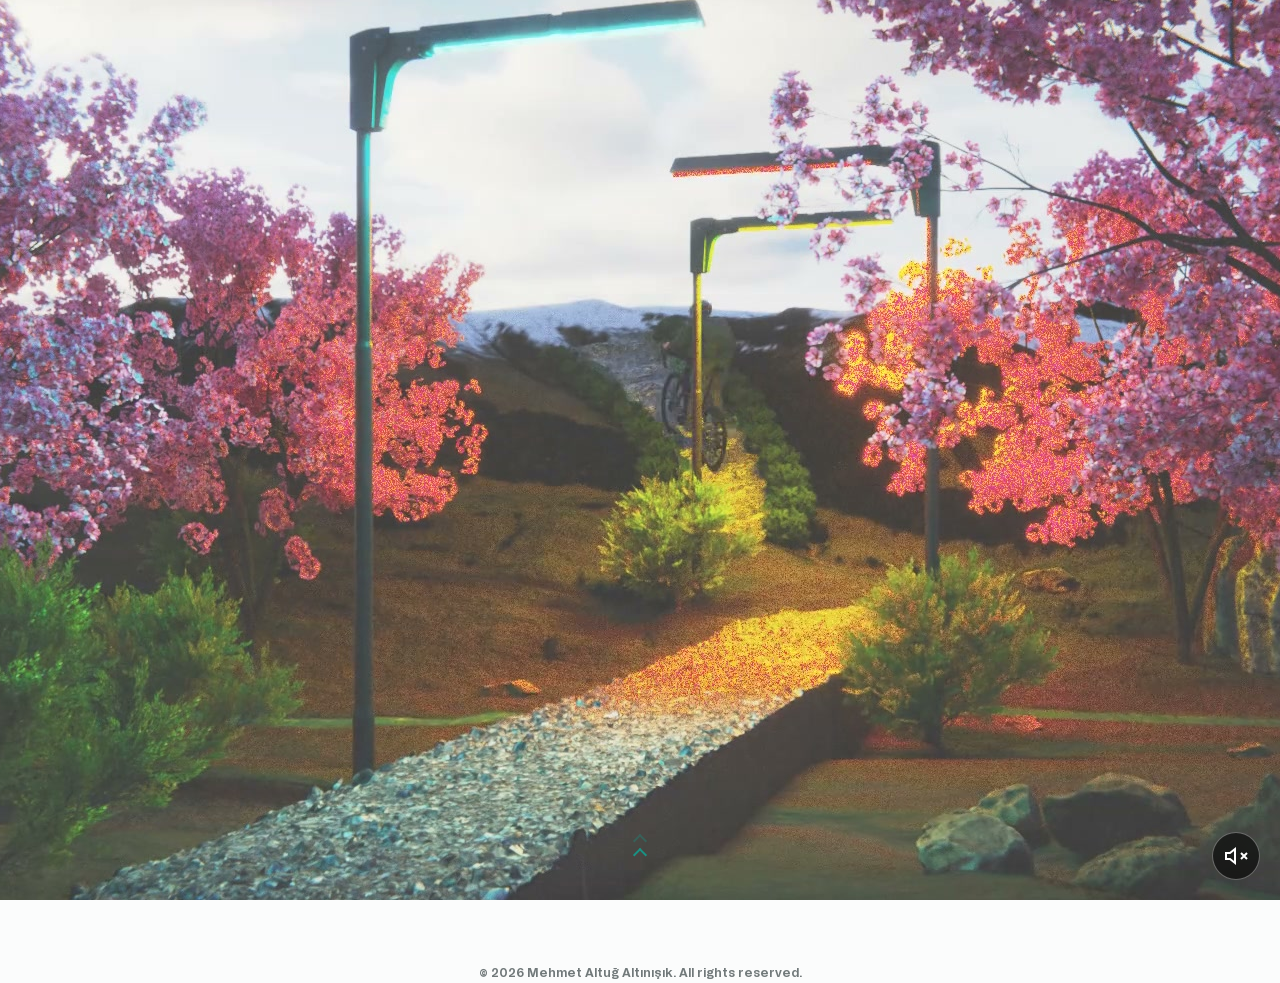
<file: index.html>
<!DOCTYPE html>
<html lang="en">
<head>
  <meta charset="UTF-8">
  <meta name="viewport" content="width=device-width, initial-scale=1.0">
  <title>Mehmet Altuğ Altınışık, Architect</title>
  <meta name="description" content="Architecture portfolio of Mehmet Altuğ Altınışık. Bold designs rooted in context, materiality, and spatial experience.">
  <link rel="canonical" href="https://mehmetaltug75-art.github.io/">
  <meta property="og:title" content="Mehmet Altuğ Altınışık — Architect">
  <meta property="og:description" content="Architecture portfolio of Mehmet Altuğ Altınışık. Bold designs rooted in context, materiality, and spatial experience.">
  <meta property="og:type" content="website">
  <meta property="og:url" content="https://mehmetaltug75-art.github.io/">
  <meta property="og:image" content="https://mehmetaltug75-art.github.io/assets/projects/portfolio-cover.jpg">
  <meta name="twitter:card" content="summary_large_image">
  <meta name="twitter:title" content="Mehmet Altuğ Altınışık — Architect">
  <meta name="twitter:description" content="Architecture portfolio of Mehmet Altuğ Altınışık. Bold designs rooted in context, materiality, and spatial experience.">
  <meta name="twitter:image" content="https://mehmetaltug75-art.github.io/assets/projects/portfolio-cover.jpg">
  <link rel="icon" href="data:image/svg+xml,%3Csvg xmlns='http://www.w3.org/2000/svg' viewBox='0 0 64 64'%3E%3Crect width='64' height='64' rx='12' fill='%2312A090'/%3E%3Ctext x='32' y='42' font-family='Arial,sans-serif' font-size='26' font-weight='bold' fill='%23fff' text-anchor='middle'%3EMA%3C/text%3E%3C/svg%3E">
  <link rel="preconnect" href="https://fonts.googleapis.com">
  <link rel="preconnect" href="https://fonts.gstatic.com" crossorigin>
  <link href="https://fonts.googleapis.com/css2?family=Space+Grotesk:wght@400;500;600;700&family=Inter:wght@300;400;500&display=swap" rel="stylesheet">
  <link rel="stylesheet" href="css/style.css">
</head>
<body>

  <!-- Intro Curtain -->
  <div class="curtain" id="curtain">
    <video class="curtain__video" muted playsinline webkit-playsinline preload="auto" poster="assets/curtain-poster.jpg" disablepictureinpicture>
      <source src="assets/bisiklet_animation.mp4" data-desktop="assets/bisiklet_animation.mp4" data-mobile="assets/bisiklet_animation-mobile.mp4" type="video/mp4">
    </video>
    <script>
      (function() {
        var source = document.querySelector('.curtain__video source');
        if (window.innerWidth <= 768) {
          source.setAttribute('src', source.getAttribute('data-mobile'));
          source.parentElement.load();
        }
      })();
    </script>
    <!-- Scroll hint -->
    <div class="curtain__hint" id="curtainHint">
      <div class="curtain__hint-arrow">
        <span></span>
        <span></span>
      </div>
    </div>
  </div>

  <!-- Navigation -->
  <nav class="nav nav--scrolled" id="nav">
    <a href="index.html" class="nav__logo">MAA</a>
    <button class="nav__toggle" id="navToggle" aria-label="Toggle menu" aria-expanded="false">
      <span></span>
      <span></span>
      <span></span>
    </button>
    <ul class="nav__links" id="navLinks">
      <li><a href="about.html">About</a></li>
      <li><a href="projects.html">Portfolio</a></li>
      <li><a href="gallery.html">Gallery</a></li>
      <li><a href="contact.html">Contact</a></li>
    </ul>
  </nav>

  <main>

  <!-- Hero Section -->
  <section class="hero" id="hero">
    <div class="hero__character" id="heroCharacter">
      <!-- 3D Character Video -->
      <div class="hero__video-wrap">
        <video class="hero__video" autoplay muted loop playsinline webkit-playsinline preload="auto" poster="assets/hero-poster.jpg" disablepictureinpicture>
          <source src="assets/hero-character.mp4" data-desktop="assets/hero-character.mp4" data-mobile="assets/hero-character-mobile.mp4" type="video/mp4">
        </video>
        <script>
          (function() {
            var source = document.querySelector('.hero__video source');
            if (window.innerWidth <= 768) {
              source.setAttribute('src', source.getAttribute('data-mobile'));
              source.parentElement.load();
            }
          })();
        </script>

        <!-- Left orb hotspot: about me -->
        <a href="about.html" class="hero__orb hero__orb--left" id="artifactAbout" aria-label="About me">
          <div class="hero__orb-ring"></div>
          <span class="hero__orb-label">about me</span>
        </a>

        <!-- Right orb hotspot: portfolio -->
        <a href="projects.html" class="hero__orb hero__orb--right" id="artifactProjects" aria-label="Portfolio">
          <div class="hero__orb-ring"></div>
          <span class="hero__orb-label">portfolio</span>
        </a>
      </div>
    </div>

    <!-- Name below the character -->
    <div class="hero__name">
      <h1 class="hero__title">
        <span class="hero__title-line">Mehmet Altuğ</span>
        <span class="hero__title-line hero__title-line--accent">Altınışık</span>
      </h1>
      <p class="hero__subtitle">Architect</p>
    </div>
  </section>

  </main>

  <footer class="footer footer--home">
    <p>&copy; 2026 Mehmet Altuğ Altınışık. All rights reserved.</p>
  </footer>

  <!-- Background Music -->
  <audio id="bgMusic" loop preload="auto">
    <source src="assets/bg-music.mp3" type="audio/mpeg">
  </audio>
  <button class="music-toggle" id="musicToggle" title="Play Music" aria-label="Play background music">
    <svg width="24" height="24" viewBox="0 0 24 24" fill="none" stroke="currentColor" stroke-width="2">
      <path class="music-icon-off" d="M11 5L6 9H2v6h4l5 4V5z M23 9l-6 6 M17 9l6 6"/>
      <path class="music-icon-on" d="M11 5L6 9H2v6h4l5 4V5z M15.54 8.46a5 5 0 010 7.07 M19.07 4.93a10 10 0 010 14.14" style="display:none"/>
    </svg>
  </button>

  <script src="js/main.js"></script>
  <script src="js/pages.js"></script>
</body>
</html>
</file>
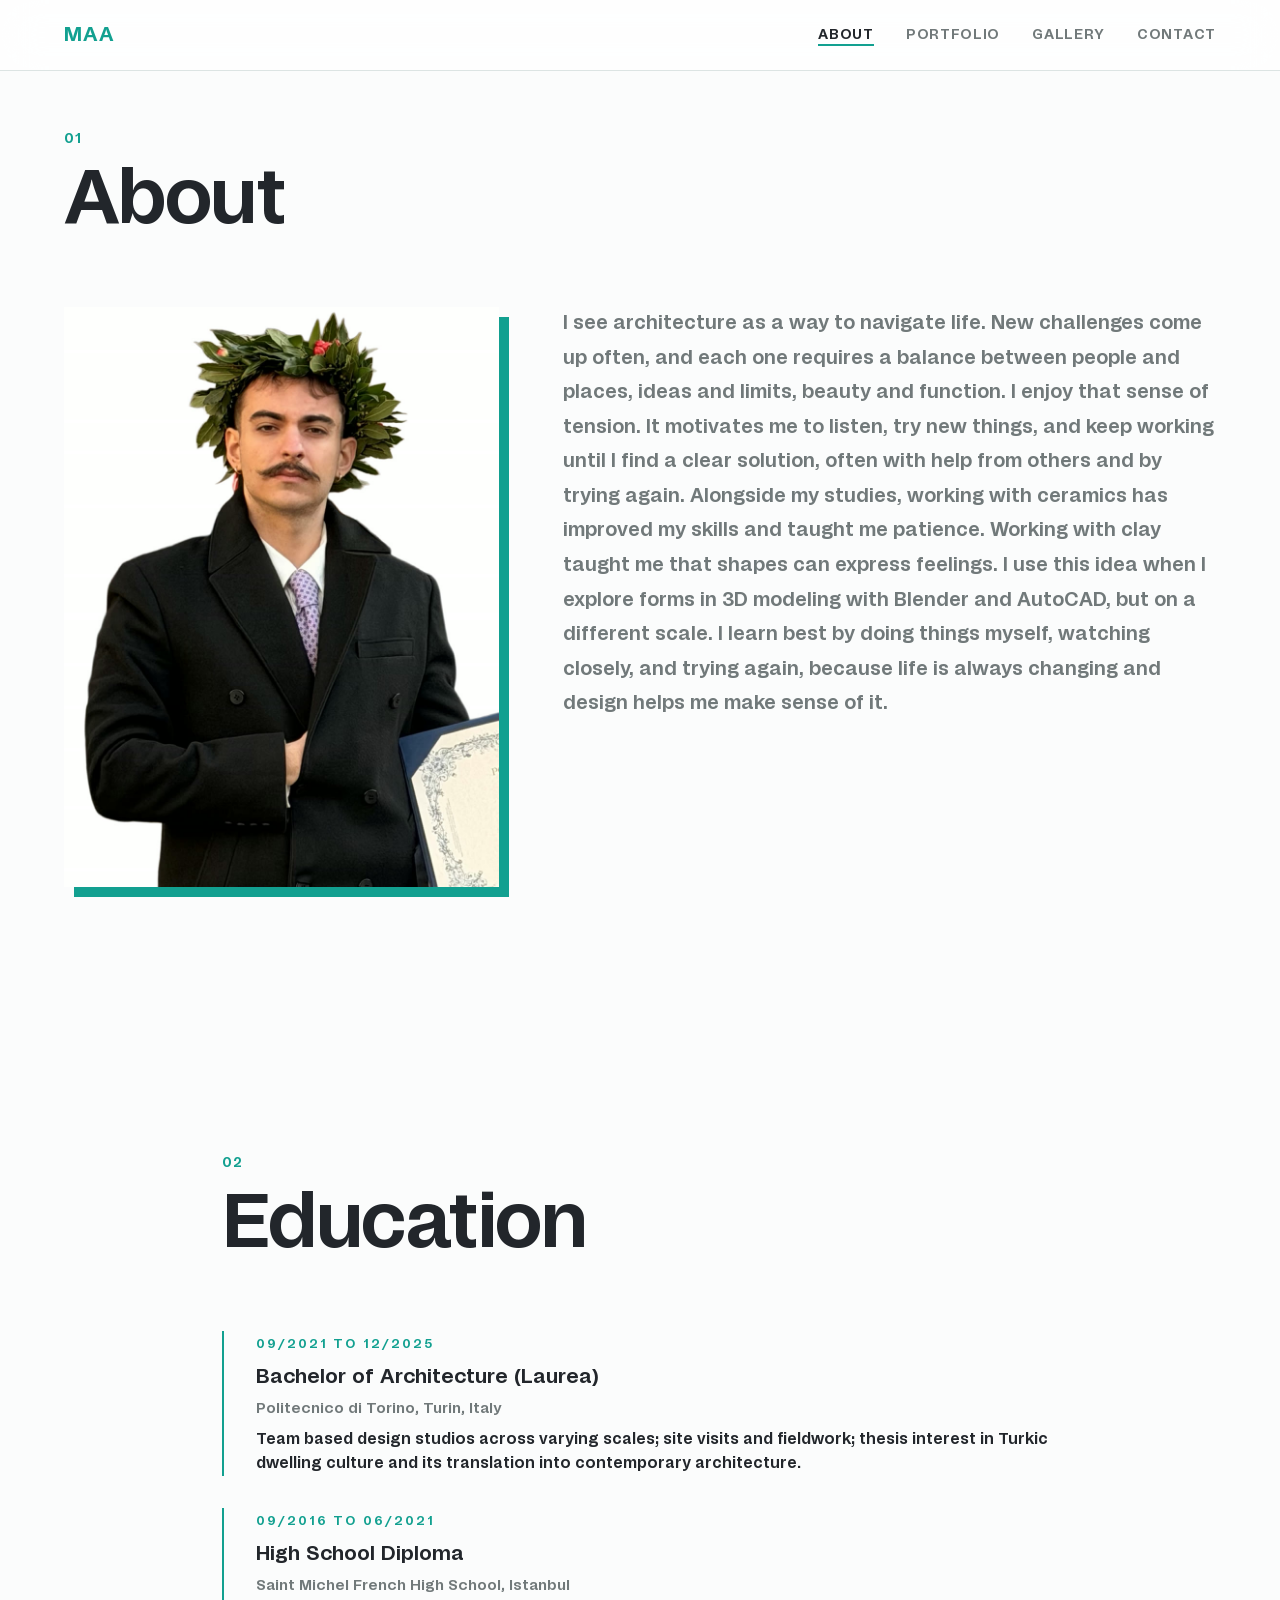
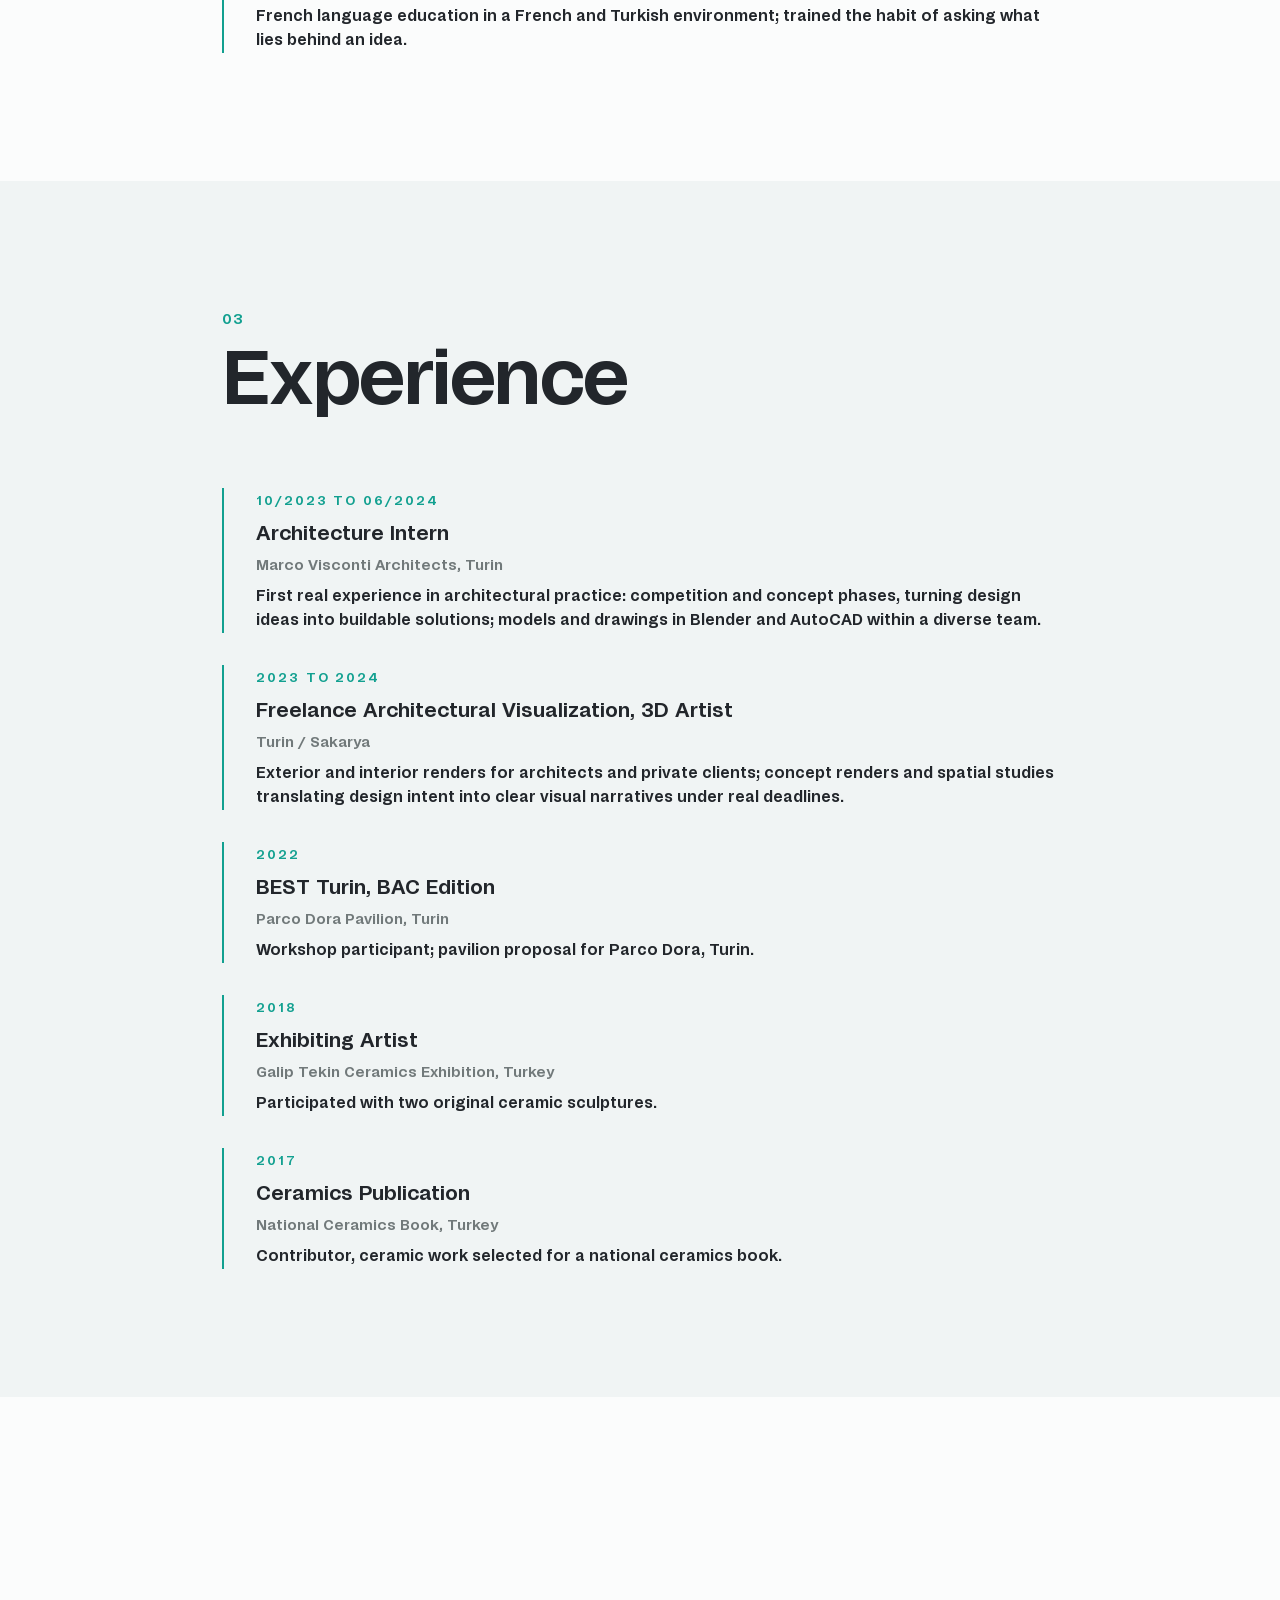
<file: about.html>
<!DOCTYPE html>
<html lang="en">
<head>
  <meta charset="UTF-8">
  <meta name="viewport" content="width=device-width, initial-scale=1.0">
  <title>About Mehmet Altuğ Altınışık</title>
  <meta name="description" content="About Mehmet Altuğ Altınışık, architect trained at Politecnico di Torino, now based in Osaka. Education, experience, skills, and CV.">
  <link rel="canonical" href="https://mehmetaltug75-art.github.io/about.html">
  <meta property="og:title" content="About — Mehmet Altuğ Altınışık">
  <meta property="og:description" content="About Mehmet Altuğ Altınışık, architect trained at Politecnico di Torino, now based in Osaka.">
  <meta property="og:type" content="website">
  <meta property="og:url" content="https://mehmetaltug75-art.github.io/about.html">
  <meta property="og:image" content="https://mehmetaltug75-art.github.io/assets/profile-photo.jpg">
  <meta name="twitter:card" content="summary_large_image">
  <meta name="twitter:title" content="About — Mehmet Altuğ Altınışık">
  <meta name="twitter:description" content="About Mehmet Altuğ Altınışık, architect trained at Politecnico di Torino, now based in Osaka.">
  <meta name="twitter:image" content="https://mehmetaltug75-art.github.io/assets/profile-photo.jpg">
  <link rel="icon" href="data:image/svg+xml,%3Csvg xmlns='http://www.w3.org/2000/svg' viewBox='0 0 64 64'%3E%3Crect width='64' height='64' rx='12' fill='%2312A090'/%3E%3Ctext x='32' y='42' font-family='Arial,sans-serif' font-size='26' font-weight='bold' fill='%23fff' text-anchor='middle'%3EMA%3C/text%3E%3C/svg%3E">
  <link rel="preconnect" href="https://fonts.googleapis.com">
  <link rel="preconnect" href="https://fonts.gstatic.com" crossorigin>
  <link href="https://fonts.googleapis.com/css2?family=Space+Grotesk:wght@400;500;600;700&family=Inter:wght@300;400;500&display=swap" rel="stylesheet">
  <link rel="stylesheet" href="css/style.css">
</head>
<body>

  <!-- Navigation -->
  <nav class="nav nav--scrolled" id="nav">
    <a href="index.html" class="nav__logo">MAA</a>
    <button class="nav__toggle" id="navToggle" aria-label="Toggle menu" aria-expanded="false">
      <span></span>
      <span></span>
      <span></span>
    </button>
    <ul class="nav__links" id="navLinks">
      <li><a href="about.html" class="nav__link--active" aria-current="page">About</a></li>
      <li><a href="projects.html">Portfolio</a></li>
      <li><a href="gallery.html">Gallery</a></li>
      <li><a href="contact.html">Contact</a></li>
    </ul>
  </nav>

  <main>

  <!-- About Section -->
  <section class="about about--page" id="about">
    <div class="about__container">
      <div class="about__header reveal">
        <span class="section-number">01</span>
        <h2 class="section-title">About</h2>
      </div>
      <div class="about__grid">
        <div class="about__photo reveal">
          <div class="about__photo-frame">
            <img src="assets/profile-photo.jpg" loading="lazy" decoding="async" alt="Mehmet Altuğ Altınışık at his graduation from Politecnico di Torino, wearing the laurel wreath">
          </div>
        </div>
        <div class="about__text reveal">
          <p class="about__bio">
            I see architecture as a way to navigate life. New challenges come up often, and each one requires a balance between people and places, ideas and limits, beauty and function. I enjoy that sense of tension. It motivates me to listen, try new things, and keep working until I find a clear solution, often with help from others and by trying again. Alongside my studies, working with ceramics has improved my skills and taught me patience. Working with clay taught me that shapes can express feelings. I use this idea when I explore forms in 3D modeling with Blender and AutoCAD, but on a different scale. I learn best by doing things myself, watching closely, and trying again, because life is always changing and design helps me make sense of it.
          </p>
        </div>
      </div>
    </div>
  </section>

  <!-- Education Section -->
  <section class="cv-section" id="education">
    <div class="cv-section__container">
      <div class="cv-section__header reveal">
        <span class="section-number">02</span>
        <h2 class="section-title">Education</h2>
      </div>
      <div class="cv-timeline">
        <div class="cv-timeline__item reveal">
          <span class="cv-timeline__date">09/2021 to 12/2025</span>
          <h3 class="cv-timeline__title">Bachelor of Architecture (Laurea)</h3>
          <p class="cv-timeline__place">Politecnico di Torino, Turin, Italy</p>
          <p class="cv-timeline__desc">Team based design studios across varying scales; site visits and fieldwork; thesis interest in Turkic dwelling culture and its translation into contemporary architecture.</p>
        </div>
        <div class="cv-timeline__item reveal">
          <span class="cv-timeline__date">09/2016 to 06/2021</span>
          <h3 class="cv-timeline__title">High School Diploma</h3>
          <p class="cv-timeline__place">Saint Michel French High School, Istanbul</p>
          <p class="cv-timeline__desc">French language education in a French and Turkish environment; trained the habit of asking what lies behind an idea.</p>
        </div>
      </div>
    </div>
  </section>

  <!-- Experience Section -->
  <section class="cv-section cv-section--alt" id="experience">
    <div class="cv-section__container">
      <div class="cv-section__header reveal">
        <span class="section-number">03</span>
        <h2 class="section-title">Experience</h2>
      </div>
      <div class="cv-timeline">
        <div class="cv-timeline__item reveal">
          <span class="cv-timeline__date">10/2023 to 06/2024</span>
          <h3 class="cv-timeline__title">Architecture Intern</h3>
          <p class="cv-timeline__place">Marco Visconti Architects, Turin</p>
          <p class="cv-timeline__desc">First real experience in architectural practice: competition and concept phases, turning design ideas into buildable solutions; models and drawings in Blender and AutoCAD within a diverse team.</p>
        </div>
        <div class="cv-timeline__item reveal">
          <span class="cv-timeline__date">2023 to 2024</span>
          <h3 class="cv-timeline__title">Freelance Architectural Visualization, 3D Artist</h3>
          <p class="cv-timeline__place">Turin / Sakarya</p>
          <p class="cv-timeline__desc">Exterior and interior renders for architects and private clients; concept renders and spatial studies translating design intent into clear visual narratives under real deadlines.</p>
        </div>
        <div class="cv-timeline__item reveal">
          <span class="cv-timeline__date">2022</span>
          <h3 class="cv-timeline__title">BEST Turin, BAC Edition</h3>
          <p class="cv-timeline__place">Parco Dora Pavilion, Turin</p>
          <p class="cv-timeline__desc">Workshop participant; pavilion proposal for Parco Dora, Turin.</p>
        </div>
        <div class="cv-timeline__item reveal">
          <span class="cv-timeline__date">2018</span>
          <h3 class="cv-timeline__title">Exhibiting Artist</h3>
          <p class="cv-timeline__place">Galip Tekin Ceramics Exhibition, Turkey</p>
          <p class="cv-timeline__desc">Participated with two original ceramic sculptures.</p>
        </div>
        <div class="cv-timeline__item reveal">
          <span class="cv-timeline__date">2017</span>
          <h3 class="cv-timeline__title">Ceramics Publication</h3>
          <p class="cv-timeline__place">National Ceramics Book, Turkey</p>
          <p class="cv-timeline__desc">Contributor, ceramic work selected for a national ceramics book.</p>
        </div>
      </div>
    </div>
  </section>

  <!-- Skills Section -->
  <section class="cv-section" id="skills">
    <div class="cv-section__container">
      <div class="cv-section__header reveal">
        <span class="section-number">04</span>
        <h2 class="section-title">Skills</h2>
      </div>
      <div class="cv-skills reveal">
        <div class="cv-skills__group">
          <h3 class="cv-skills__group-title">Software</h3>
          <ul class="about__skills-list">
            <li>Rhino</li>
            <li>Revit</li>
            <li>ArchiCAD</li>
            <li>AutoCAD</li>
            <li>3ds Max</li>
            <li>Blender</li>
            <li>Twinmotion</li>
            <li>Photoshop</li>
            <li>Illustrator</li>
            <li>InDesign</li>
          </ul>
        </div>
        <div class="cv-skills__group">
          <h3 class="cv-skills__group-title">Languages</h3>
          <ul class="about__skills-list">
            <li>Turkish (Native)</li>
            <li>English C1 (IELTS 7.0)</li>
            <li>French B2</li>
            <li>Italian A2</li>
            <li>Japanese (Learning)</li>
          </ul>
        </div>
        <div class="cv-skills__group">
          <h3 class="cv-skills__group-title">Interests</h3>
          <ul class="about__skills-list">
            <li>Tennis</li>
            <li>Powerlifting</li>
            <li>Photography</li>
            <li>Travelling</li>
            <li>Cooking &amp; Tasting</li>
            <li>Cycling</li>
            <li>Ceramics</li>
          </ul>
        </div>
      </div>
    </div>
  </section>

  <!-- Download CV -->
  <section class="cv-section cv-section--alt" id="download">
    <div class="cv-section__container" style="text-align:center;">
      <div class="cv-download reveal">
        <a href="assets/cv.pdf" target="_blank" class="cv-download__btn">Download CV (PDF)</a>
        <a href="assets/portfolio-booklet.pdf" target="_blank" class="cv-download__btn cv-download__btn--outline">Download Portfolio Booklet</a>
      </div>
    </div>
  </section>

  <!-- Contact Section -->
  <section class="contact" id="contact">
    <div class="contact__container">
      <div class="contact__header reveal">
        <span class="section-number">05</span>
        <h2 class="section-title">Get in Touch</h2>
      </div>
      <div class="contact__content">
        <p class="contact__text reveal">
          Interested in collaborating or have a project in mind?<br>
          Let's create something remarkable together.
        </p>
        <a href="mailto:mehmetaltug75@gmail.com" class="contact__email reveal">mehmetaltug75@gmail.com</a>
        <p class="contact__phone reveal">+39 389 893 9024</p>
        <p class="contact__location reveal">Osaka, Japan / Sakarya, Türkiye</p>
      </div>
    </div>
    <footer class="footer">
      <p>&copy; 2026 Mehmet Altuğ Altınışık. All rights reserved.</p>
    </footer>
  </section>

  </main>

  <script src="js/pages.js"></script>
</body>
</html>
</file>
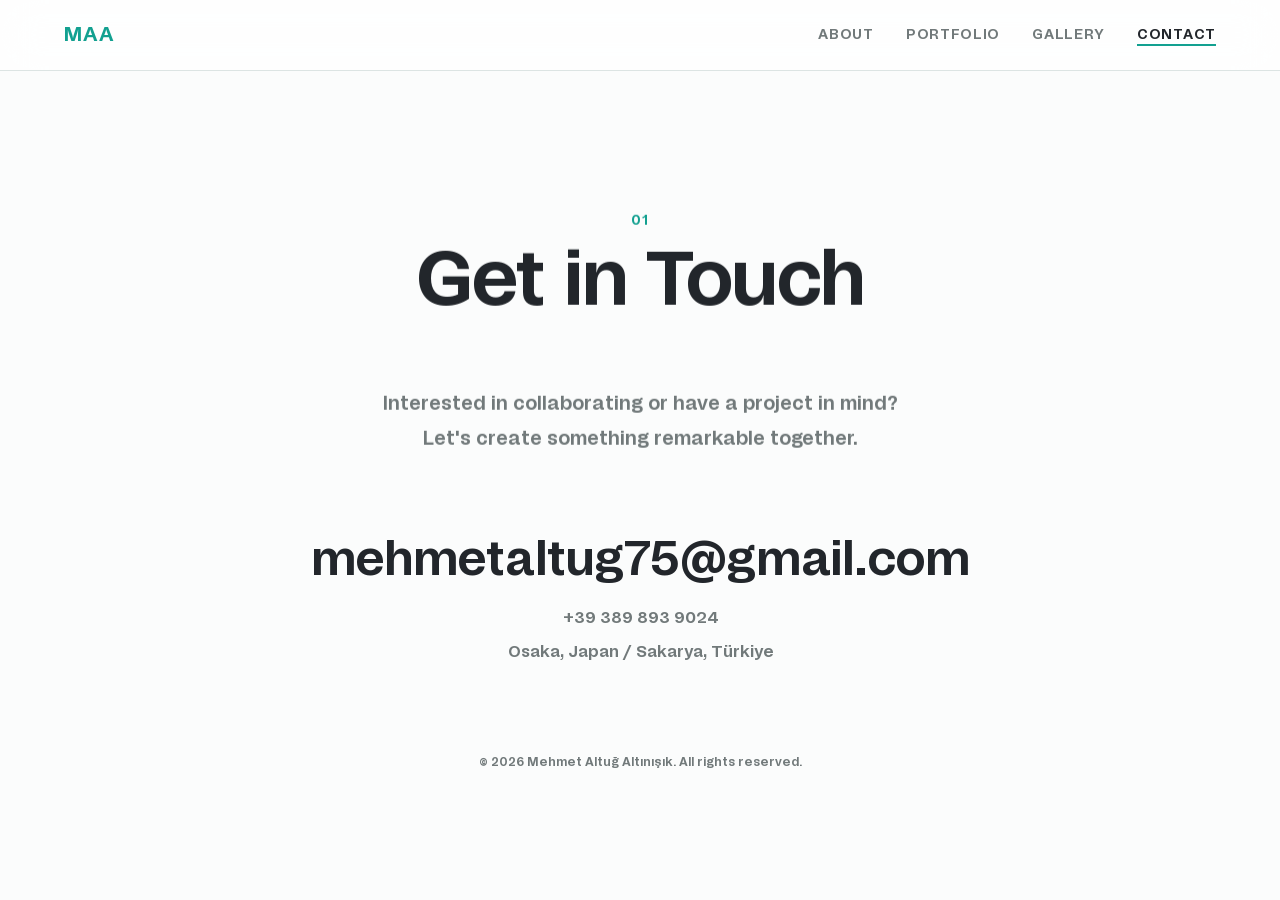
<file: contact.html>
<!DOCTYPE html>
<html lang="en">
<head>
  <meta charset="UTF-8">
  <meta name="viewport" content="width=device-width, initial-scale=1.0">
  <title>Contact — Mehmet Altuğ Altınışık</title>
  <meta name="description" content="Contact Mehmet Altuğ Altınışık, architect based in Osaka, Japan.">
  <link rel="canonical" href="https://mehmetaltug75-art.github.io/contact.html">
  <meta property="og:title" content="Contact — Mehmet Altuğ Altınışık">
  <meta property="og:description" content="Contact Mehmet Altuğ Altınışık, architect based in Osaka, Japan.">
  <meta property="og:type" content="website">
  <meta property="og:url" content="https://mehmetaltug75-art.github.io/contact.html">
  <meta property="og:image" content="https://mehmetaltug75-art.github.io/assets/profile-photo.jpg">
  <meta name="twitter:card" content="summary_large_image">
  <meta name="twitter:title" content="Contact — Mehmet Altuğ Altınışık">
  <meta name="twitter:description" content="Contact Mehmet Altuğ Altınışık, architect based in Osaka, Japan.">
  <meta name="twitter:image" content="https://mehmetaltug75-art.github.io/assets/profile-photo.jpg">
  <link rel="icon" href="data:image/svg+xml,%3Csvg xmlns='http://www.w3.org/2000/svg' viewBox='0 0 64 64'%3E%3Crect width='64' height='64' rx='12' fill='%2312A090'/%3E%3Ctext x='32' y='42' font-family='Arial,sans-serif' font-size='26' font-weight='bold' fill='%23fff' text-anchor='middle'%3EMA%3C/text%3E%3C/svg%3E">
  <link rel="preconnect" href="https://fonts.googleapis.com">
  <link rel="preconnect" href="https://fonts.gstatic.com" crossorigin>
  <link href="https://fonts.googleapis.com/css2?family=Space+Grotesk:wght@400;500;600;700&family=Inter:wght@300;400;500&display=swap" rel="stylesheet">
  <link rel="stylesheet" href="css/style.css">
</head>
<body>

  <!-- Navigation -->
  <nav class="nav nav--scrolled" id="nav">
    <a href="index.html" class="nav__logo">MAA</a>
    <button class="nav__toggle" id="navToggle" aria-label="Toggle menu" aria-expanded="false">
      <span></span>
      <span></span>
      <span></span>
    </button>
    <ul class="nav__links" id="navLinks">
      <li><a href="about.html">About</a></li>
      <li><a href="projects.html">Portfolio</a></li>
      <li><a href="gallery.html">Gallery</a></li>
      <li><a href="contact.html" class="nav__link--active" aria-current="page">Contact</a></li>
    </ul>
  </nav>

  <main>

  <!-- Contact Section -->
  <section class="contact contact--page" id="contact">
    <div class="contact__container">
      <div class="contact__header reveal">
        <span class="section-number">01</span>
        <h2 class="section-title">Get in Touch</h2>
      </div>
      <div class="contact__content">
        <p class="contact__text reveal">
          Interested in collaborating or have a project in mind?<br>
          Let's create something remarkable together.
        </p>
        <a href="mailto:mehmetaltug75@gmail.com" class="contact__email reveal">mehmetaltug75@gmail.com</a>
        <p class="contact__phone reveal">+39 389 893 9024</p>
        <p class="contact__location reveal">Osaka, Japan / Sakarya, Türkiye</p>
      </div>
    </div>
    <footer class="footer">
      <p>&copy; 2026 Mehmet Altuğ Altınışık. All rights reserved.</p>
    </footer>
  </section>

  </main>

  <script src="js/pages.js"></script>
</body>
</html>
</file>
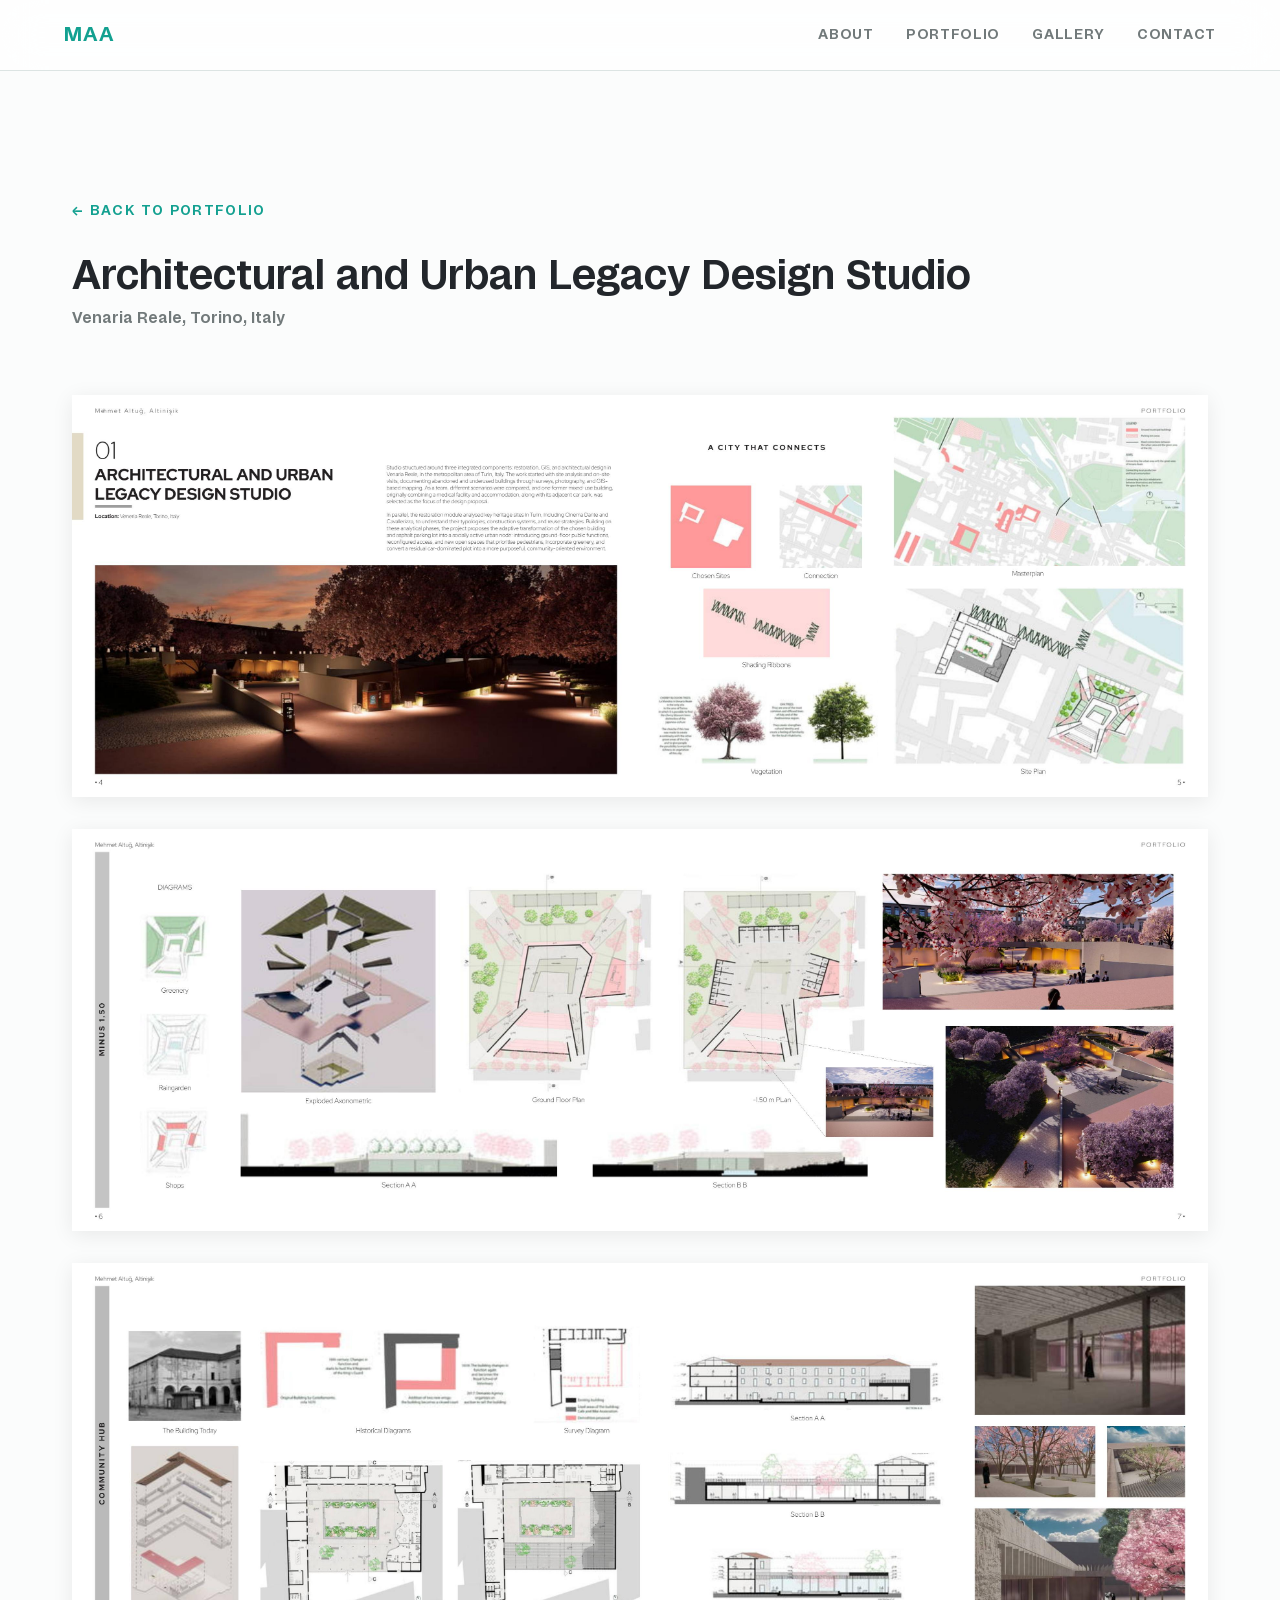
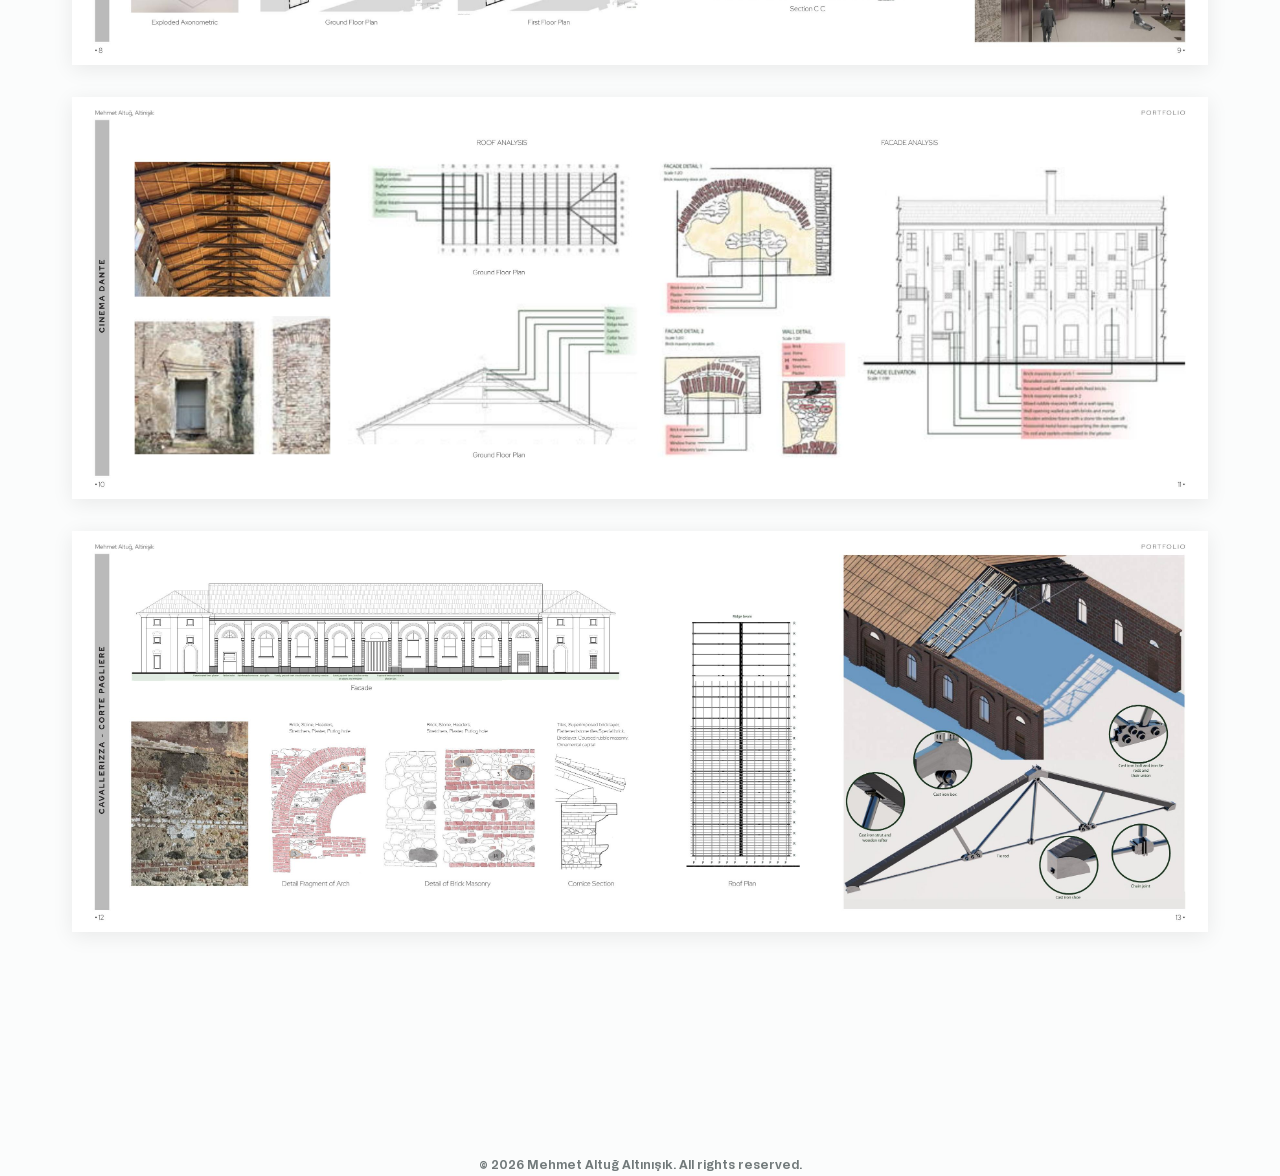
<file: project-01.html>
<!DOCTYPE html>
<html lang="en">
<head>
  <meta charset="UTF-8">
  <meta name="viewport" content="width=device-width, initial-scale=1.0">
  <title>Architectural and Urban Legacy Design Studio — Mehmet Altuğ Altınışık</title>
  <meta name="description" content="Architectural and Urban Legacy Design Studio in Venaria Reale, Turin.">
  <link rel="icon" href="data:image/svg+xml,%3Csvg xmlns='http://www.w3.org/2000/svg' viewBox='0 0 64 64'%3E%3Crect width='64' height='64' rx='12' fill='%2312A090'/%3E%3Ctext x='32' y='42' font-family='Arial,sans-serif' font-size='26' font-weight='bold' fill='%23fff' text-anchor='middle'%3EMA%3C/text%3E%3C/svg%3E">
  <link rel="preconnect" href="https://fonts.googleapis.com">
  <link rel="preconnect" href="https://fonts.gstatic.com" crossorigin>
  <link href="https://fonts.googleapis.com/css2?family=Space+Grotesk:wght@400;500;600;700&family=Inter:wght@300;400;500&display=swap" rel="stylesheet">
  <link rel="stylesheet" href="css/style.css">
</head>
<body>

  <nav class="nav nav--scrolled" id="nav">
    <a href="index.html" class="nav__logo">MAA</a>
    <button class="nav__toggle" id="navToggle" aria-label="Toggle menu" aria-expanded="false">
      <span></span>
      <span></span>
      <span></span>
    </button>
    <ul class="nav__links" id="navLinks">
      <li><a href="about.html">About</a></li>
      <li><a href="projects.html">Portfolio</a></li>
      <li><a href="gallery.html">Gallery</a></li>
      <li><a href="contact.html">Contact</a></li>
    </ul>
  </nav>

  <main class="project-view">
    <a href="projects.html" class="project-view__back">← Back to portfolio</a>
    <h1 class="project-view__title">Architectural and Urban Legacy Design Studio</h1>
    <p class="project-view__meta">Venaria Reale, Torino, Italy</p>

    <img src="assets/projects/project-01/page-03.jpg" alt="Project opening page" class="project-view__page" loading="lazy" decoding="async">
    <img src="assets/projects/project-01/page-04.jpg" alt="Diagrams and plans" class="project-view__page" loading="lazy" decoding="async">
    <img src="assets/projects/project-01/page-05.jpg" alt="Community hub" class="project-view__page" loading="lazy" decoding="async">
    <img src="assets/projects/project-01/page-06.jpg" alt="Cinema Dante analysis" class="project-view__page" loading="lazy" decoding="async">
    <img src="assets/projects/project-01/page-07.jpg" alt="Cavallerizza construction analysis" class="project-view__page" loading="lazy" decoding="async">
  </main>

  <footer class="footer">
    <p>&copy; 2026 Mehmet Altuğ Altınışık. All rights reserved.</p>
  </footer>

  <script src="js/pages.js"></script>
</body>
</html>
</file>
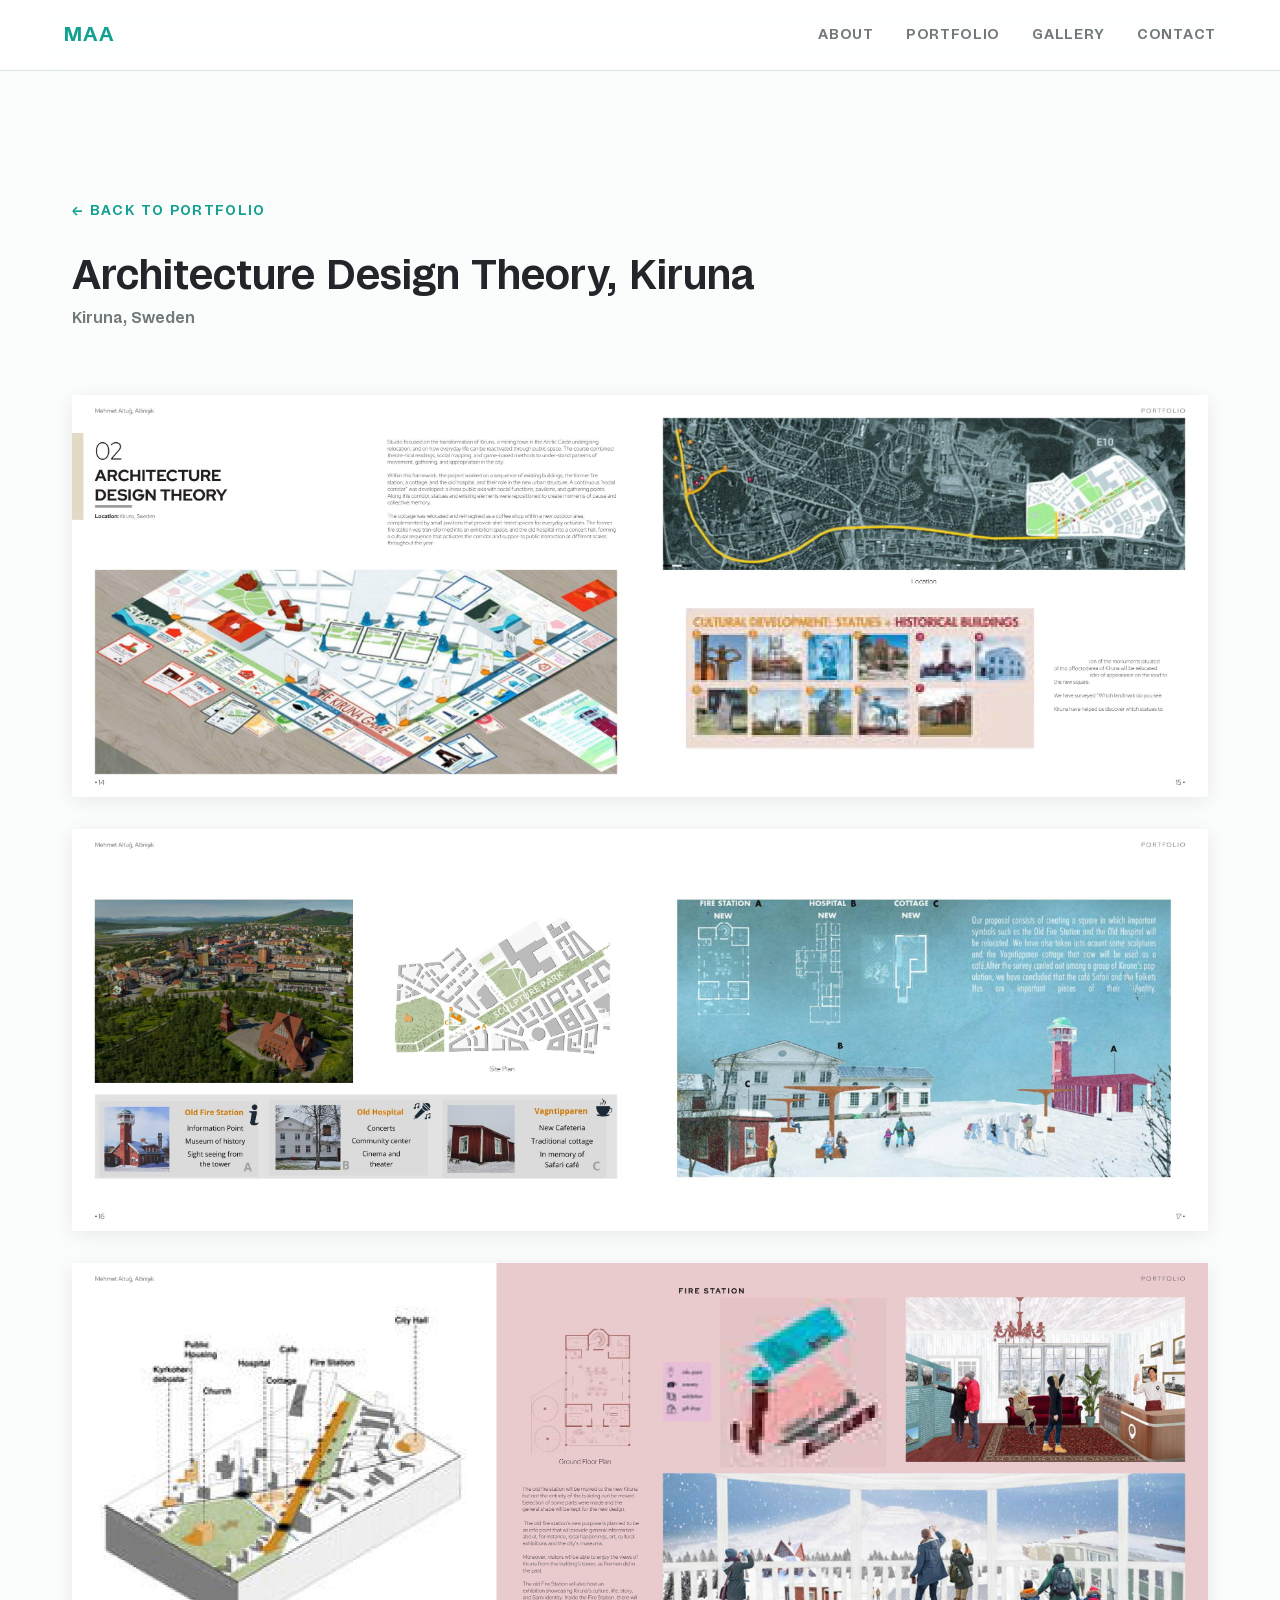
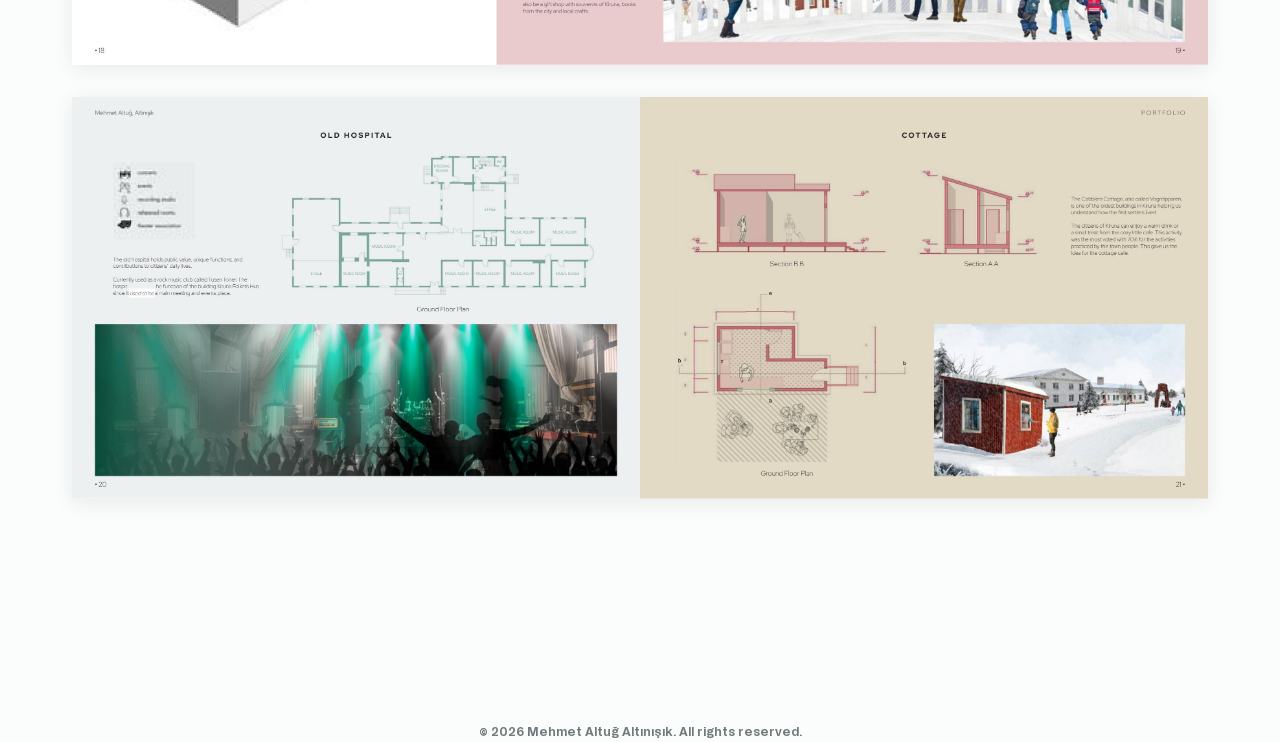
<file: project-02.html>
<!DOCTYPE html>
<html lang="en">
<head>
  <meta charset="UTF-8">
  <meta name="viewport" content="width=device-width, initial-scale=1.0">
  <title>Architecture Design Theory, Kiruna — Mehmet Altuğ Altınışık</title>
  <meta name="description" content="Architecture Design Theory studio project in Kiruna, Sweden.">
  <link rel="icon" href="data:image/svg+xml,%3Csvg xmlns='http://www.w3.org/2000/svg' viewBox='0 0 64 64'%3E%3Crect width='64' height='64' rx='12' fill='%2312A090'/%3E%3Ctext x='32' y='42' font-family='Arial,sans-serif' font-size='26' font-weight='bold' fill='%23fff' text-anchor='middle'%3EMA%3C/text%3E%3C/svg%3E">
  <link rel="preconnect" href="https://fonts.googleapis.com">
  <link rel="preconnect" href="https://fonts.gstatic.com" crossorigin>
  <link href="https://fonts.googleapis.com/css2?family=Space+Grotesk:wght@400;500;600;700&family=Inter:wght@300;400;500&display=swap" rel="stylesheet">
  <link rel="stylesheet" href="css/style.css">
</head>
<body>

  <nav class="nav nav--scrolled" id="nav">
    <a href="index.html" class="nav__logo">MAA</a>
    <button class="nav__toggle" id="navToggle" aria-label="Toggle menu" aria-expanded="false">
      <span></span>
      <span></span>
      <span></span>
    </button>
    <ul class="nav__links" id="navLinks">
      <li><a href="about.html">About</a></li>
      <li><a href="projects.html">Portfolio</a></li>
      <li><a href="gallery.html">Gallery</a></li>
      <li><a href="contact.html">Contact</a></li>
    </ul>
  </nav>

  <main class="project-view">
    <a href="projects.html" class="project-view__back">← Back to portfolio</a>
    <h1 class="project-view__title">Architecture Design Theory, Kiruna</h1>
    <p class="project-view__meta">Kiruna, Sweden</p>

    <img src="assets/projects/project-02/page-08.jpg" alt="Project opening page" class="project-view__page" loading="lazy" decoding="async">
    <img src="assets/projects/project-02/page-09.jpg" alt="Social corridor proposal" class="project-view__page" loading="lazy" decoding="async">
    <img src="assets/projects/project-02/page-10.jpg" alt="Fire station design" class="project-view__page" loading="lazy" decoding="async">
    <img src="assets/projects/project-02/page-11.jpg" alt="Hospital design" class="project-view__page" loading="lazy" decoding="async">
  </main>

  <footer class="footer">
    <p>&copy; 2026 Mehmet Altuğ Altınışık. All rights reserved.</p>
  </footer>

  <script src="js/pages.js"></script>
</body>
</html>
</file>
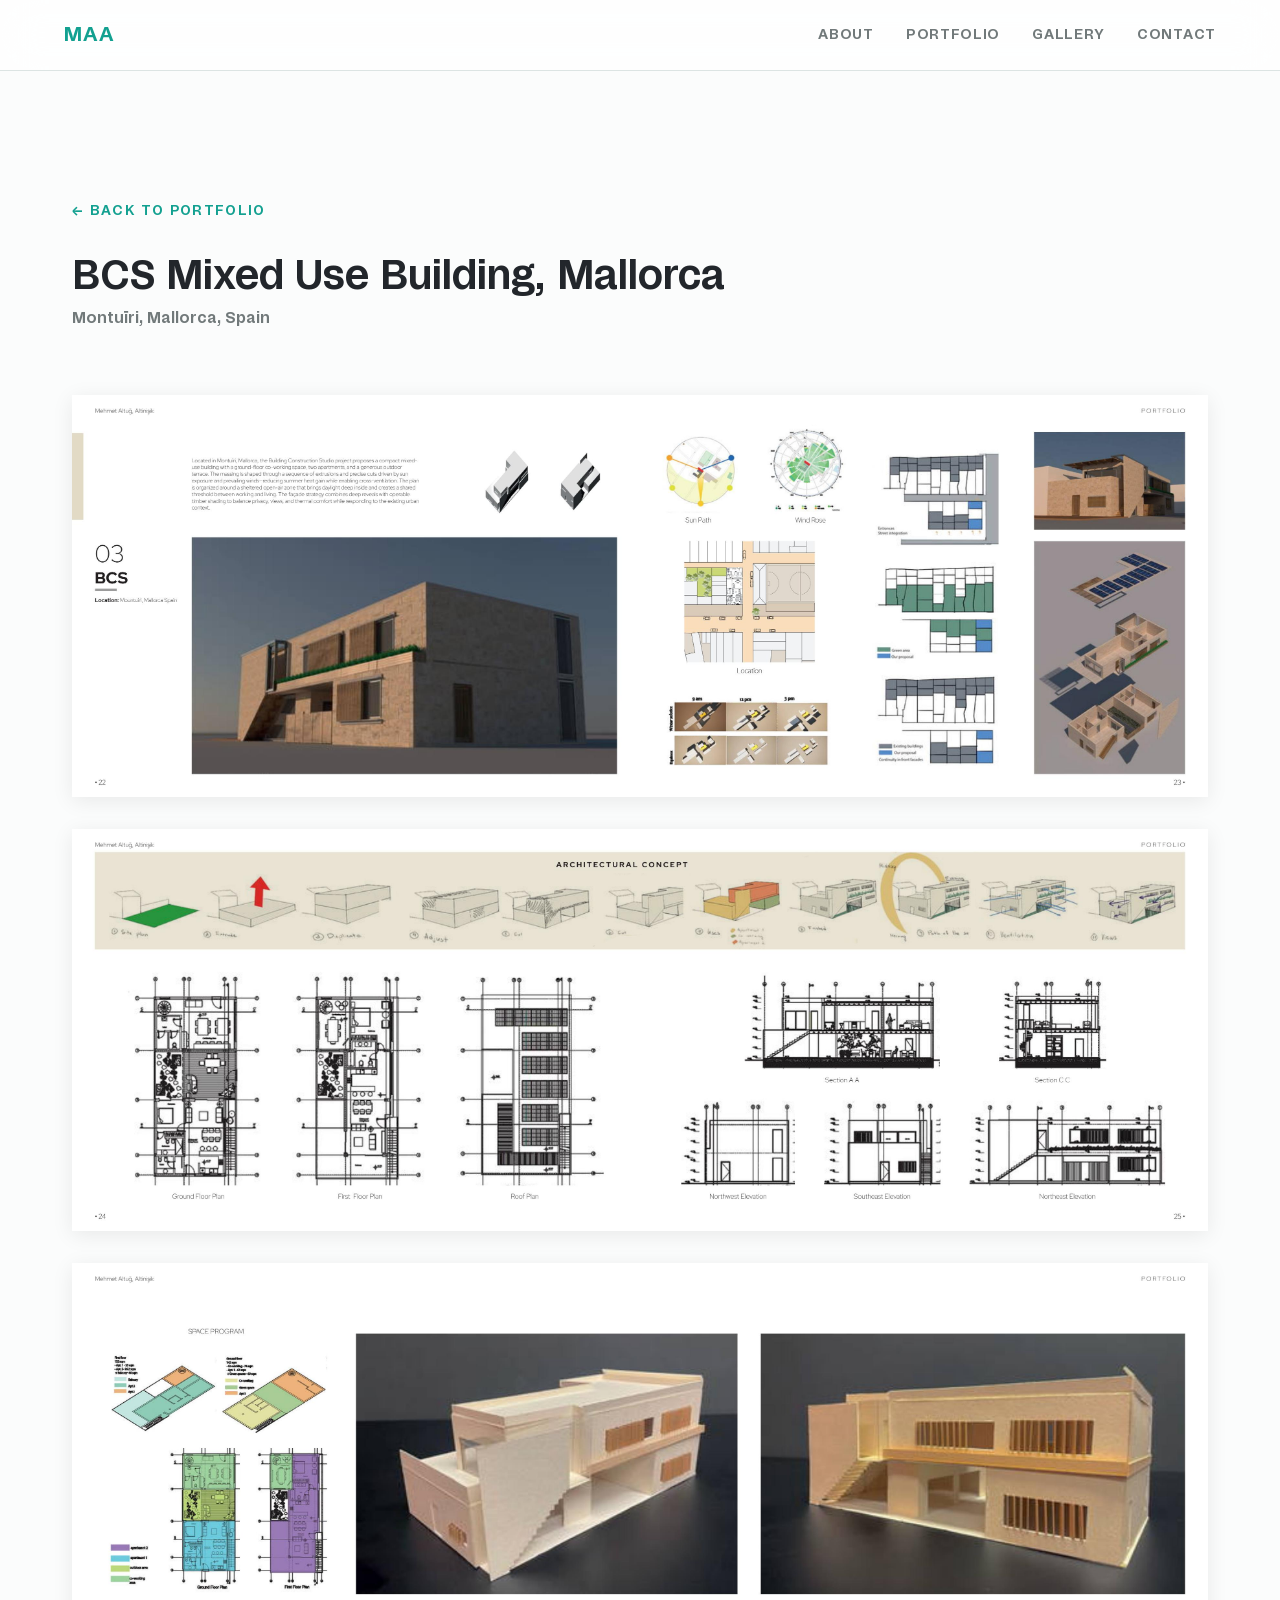
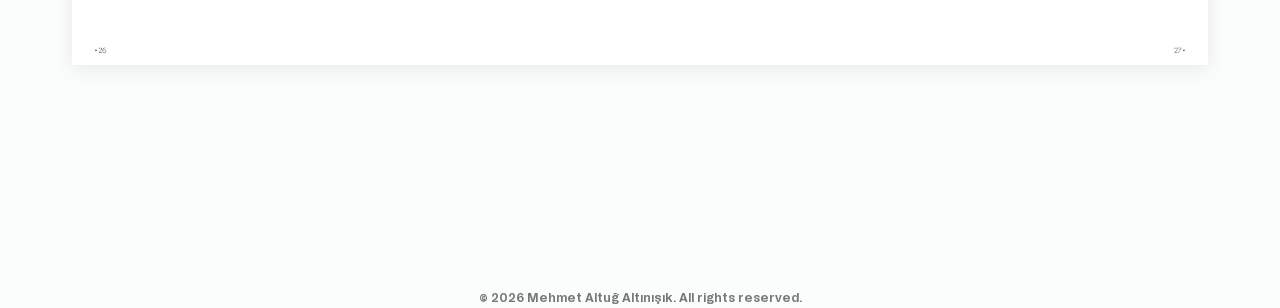
<file: project-03.html>
<!DOCTYPE html>
<html lang="en">
<head>
  <meta charset="UTF-8">
  <meta name="viewport" content="width=device-width, initial-scale=1.0">
  <title>BCS Mixed Use Building, Mallorca — Mehmet Altuğ Altınışık</title>
  <meta name="description" content="Building Construction Studio project in Montuïri, Mallorca.">
  <link rel="icon" href="data:image/svg+xml,%3Csvg xmlns='http://www.w3.org/2000/svg' viewBox='0 0 64 64'%3E%3Crect width='64' height='64' rx='12' fill='%2312A090'/%3E%3Ctext x='32' y='42' font-family='Arial,sans-serif' font-size='26' font-weight='bold' fill='%23fff' text-anchor='middle'%3EMA%3C/text%3E%3C/svg%3E">
  <link rel="preconnect" href="https://fonts.googleapis.com">
  <link rel="preconnect" href="https://fonts.gstatic.com" crossorigin>
  <link href="https://fonts.googleapis.com/css2?family=Space+Grotesk:wght@400;500;600;700&family=Inter:wght@300;400;500&display=swap" rel="stylesheet">
  <link rel="stylesheet" href="css/style.css">
</head>
<body>

  <nav class="nav nav--scrolled" id="nav">
    <a href="index.html" class="nav__logo">MAA</a>
    <button class="nav__toggle" id="navToggle" aria-label="Toggle menu" aria-expanded="false">
      <span></span>
      <span></span>
      <span></span>
    </button>
    <ul class="nav__links" id="navLinks">
      <li><a href="about.html">About</a></li>
      <li><a href="projects.html">Portfolio</a></li>
      <li><a href="gallery.html">Gallery</a></li>
      <li><a href="contact.html">Contact</a></li>
    </ul>
  </nav>

  <main class="project-view">
    <a href="projects.html" class="project-view__back">← Back to portfolio</a>
    <h1 class="project-view__title">BCS Mixed Use Building, Mallorca</h1>
    <p class="project-view__meta">Montuïri, Mallorca, Spain</p>

    <img src="assets/projects/project-03/page-12.jpg" alt="Project opening page" class="project-view__page" loading="lazy" decoding="async">
    <img src="assets/projects/project-03/page-13.jpg" alt="Architectural concept and plans" class="project-view__page" loading="lazy" decoding="async">
    <img src="assets/projects/project-03/page-14.jpg" alt="Space program" class="project-view__page" loading="lazy" decoding="async">
  </main>

  <footer class="footer">
    <p>&copy; 2026 Mehmet Altuğ Altınışık. All rights reserved.</p>
  </footer>

  <script src="js/pages.js"></script>
</body>
</html>
</file>
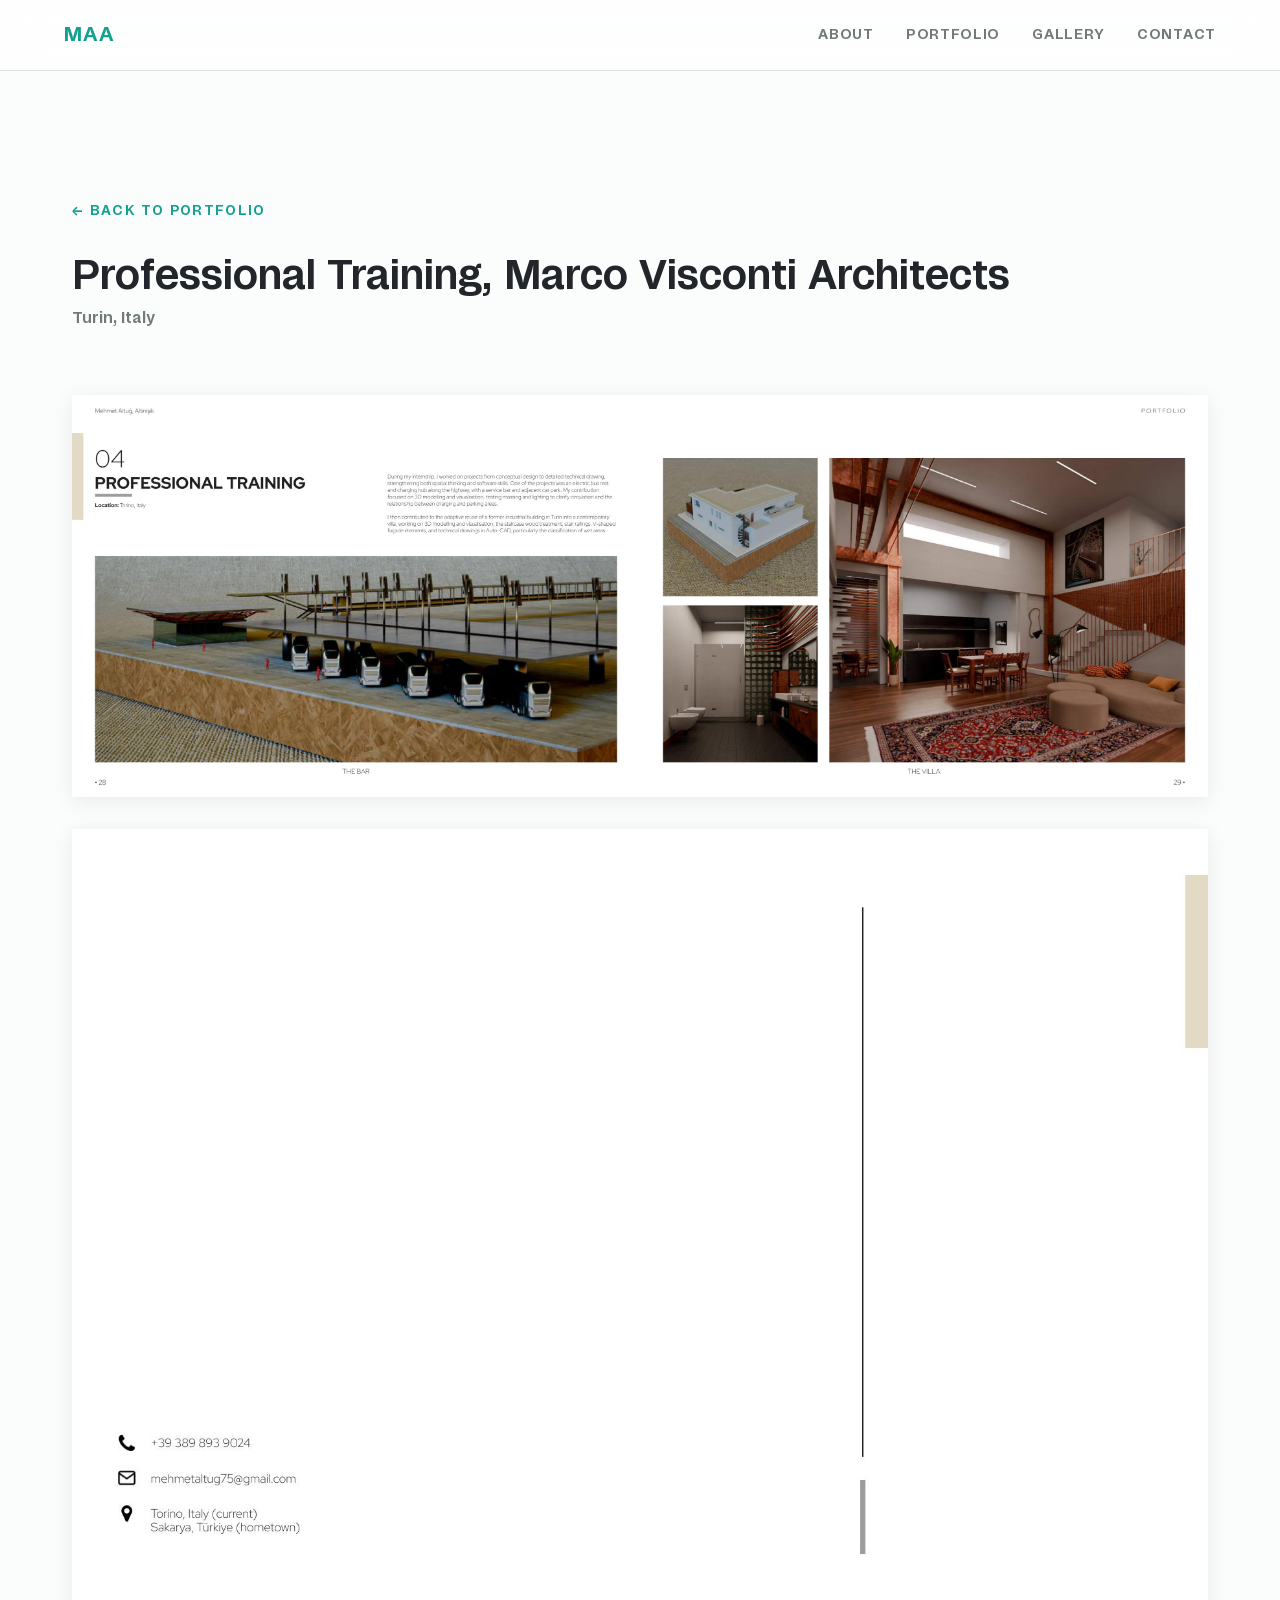
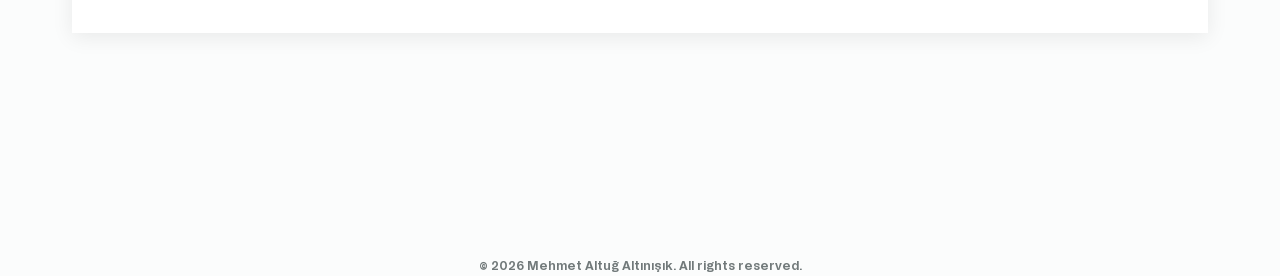
<file: project-04.html>
<!DOCTYPE html>
<html lang="en">
<head>
  <meta charset="UTF-8">
  <meta name="viewport" content="width=device-width, initial-scale=1.0">
  <title>Professional Training, Marco Visconti Architects — Mehmet Altuğ Altınışık</title>
  <meta name="description" content="Professional training work at Marco Visconti Architects in Turin.">
  <link rel="icon" href="data:image/svg+xml,%3Csvg xmlns='http://www.w3.org/2000/svg' viewBox='0 0 64 64'%3E%3Crect width='64' height='64' rx='12' fill='%2312A090'/%3E%3Ctext x='32' y='42' font-family='Arial,sans-serif' font-size='26' font-weight='bold' fill='%23fff' text-anchor='middle'%3EMA%3C/text%3E%3C/svg%3E">
  <link rel="preconnect" href="https://fonts.googleapis.com">
  <link rel="preconnect" href="https://fonts.gstatic.com" crossorigin>
  <link href="https://fonts.googleapis.com/css2?family=Space+Grotesk:wght@400;500;600;700&family=Inter:wght@300;400;500&display=swap" rel="stylesheet">
  <link rel="stylesheet" href="css/style.css">
</head>
<body>

  <nav class="nav nav--scrolled" id="nav">
    <a href="index.html" class="nav__logo">MAA</a>
    <button class="nav__toggle" id="navToggle" aria-label="Toggle menu" aria-expanded="false">
      <span></span>
      <span></span>
      <span></span>
    </button>
    <ul class="nav__links" id="navLinks">
      <li><a href="about.html">About</a></li>
      <li><a href="projects.html">Portfolio</a></li>
      <li><a href="gallery.html">Gallery</a></li>
      <li><a href="contact.html">Contact</a></li>
    </ul>
  </nav>

  <main class="project-view">
    <a href="projects.html" class="project-view__back">← Back to portfolio</a>
    <h1 class="project-view__title">Professional Training, Marco Visconti Architects</h1>
    <p class="project-view__meta">Turin, Italy</p>

    <img src="assets/projects/project-04/page-15.jpg" alt="Project opening page" class="project-view__page" loading="lazy" decoding="async">
    <img src="assets/projects/project-04/page-16.jpg" alt="The villa" class="project-view__page" loading="lazy" decoding="async">
  </main>

  <footer class="footer">
    <p>&copy; 2026 Mehmet Altuğ Altınışık. All rights reserved.</p>
  </footer>

  <script src="js/pages.js"></script>
</body>
</html>
</file>
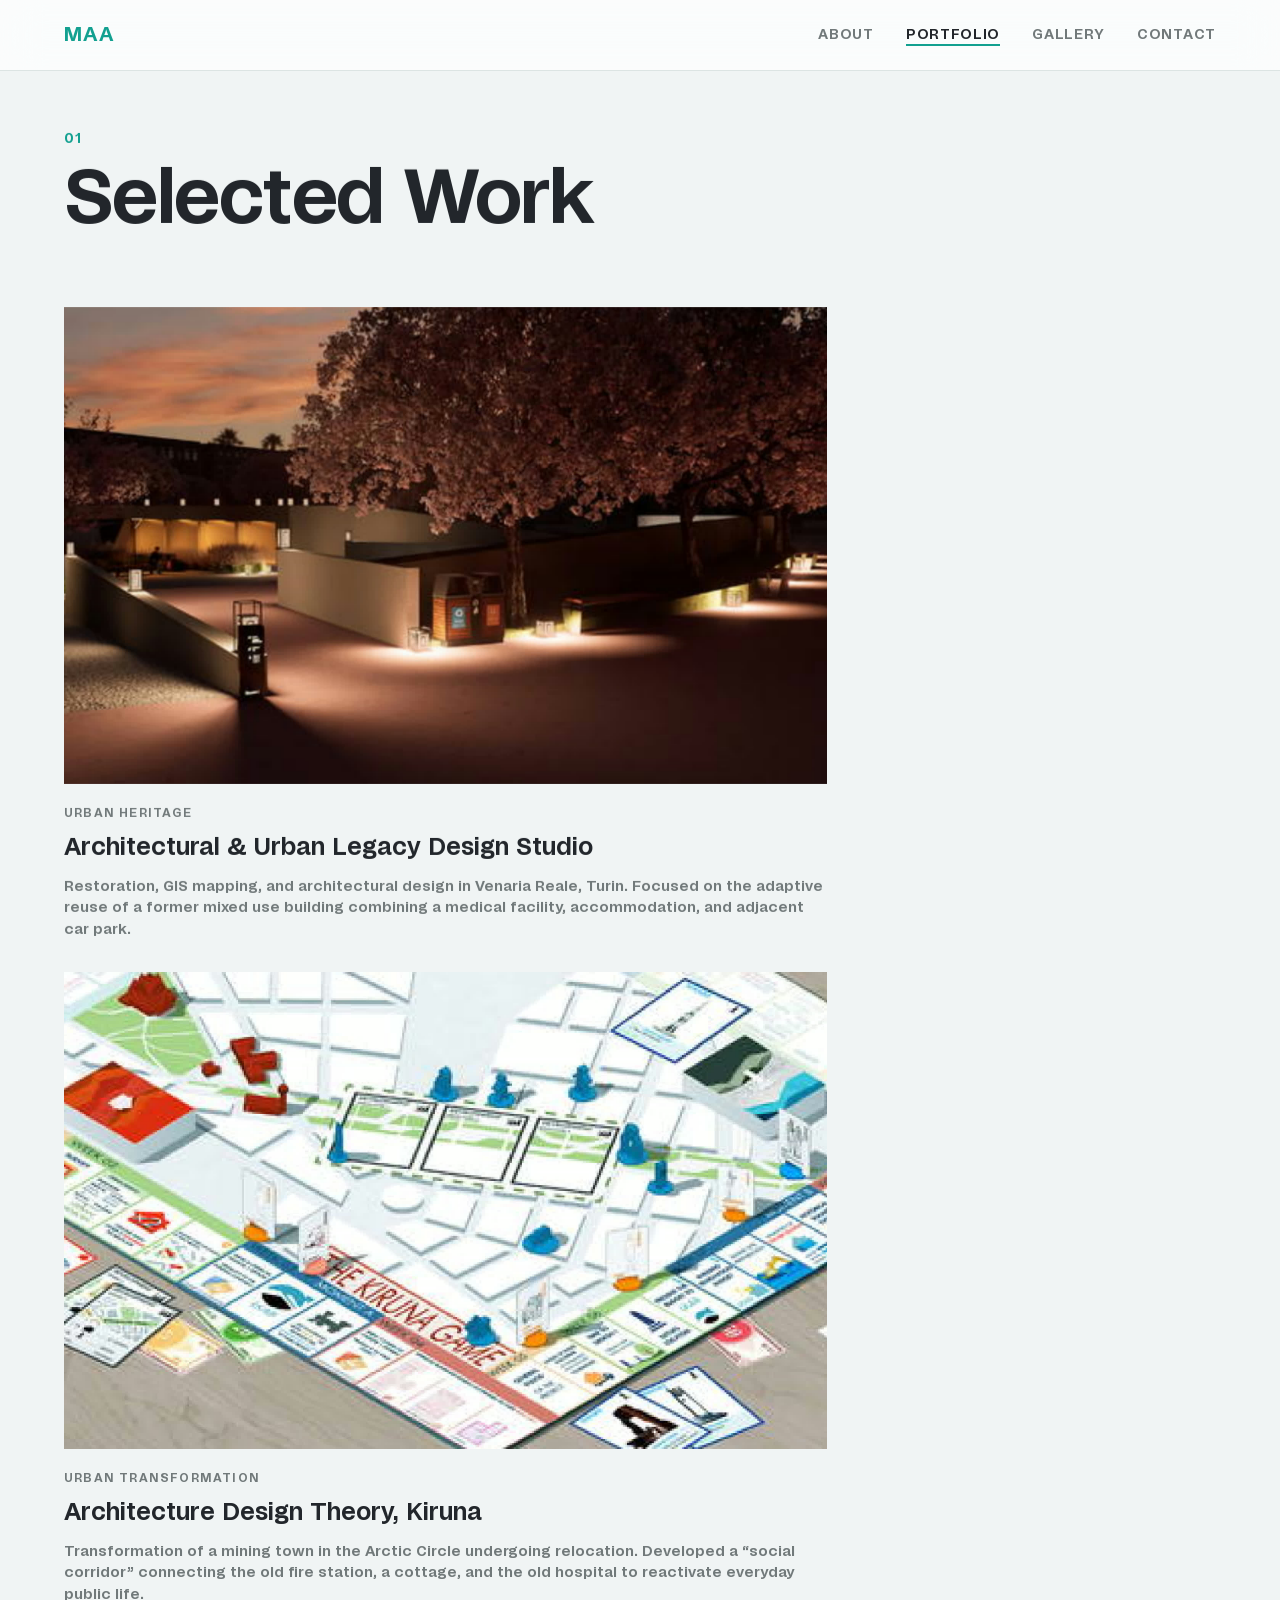
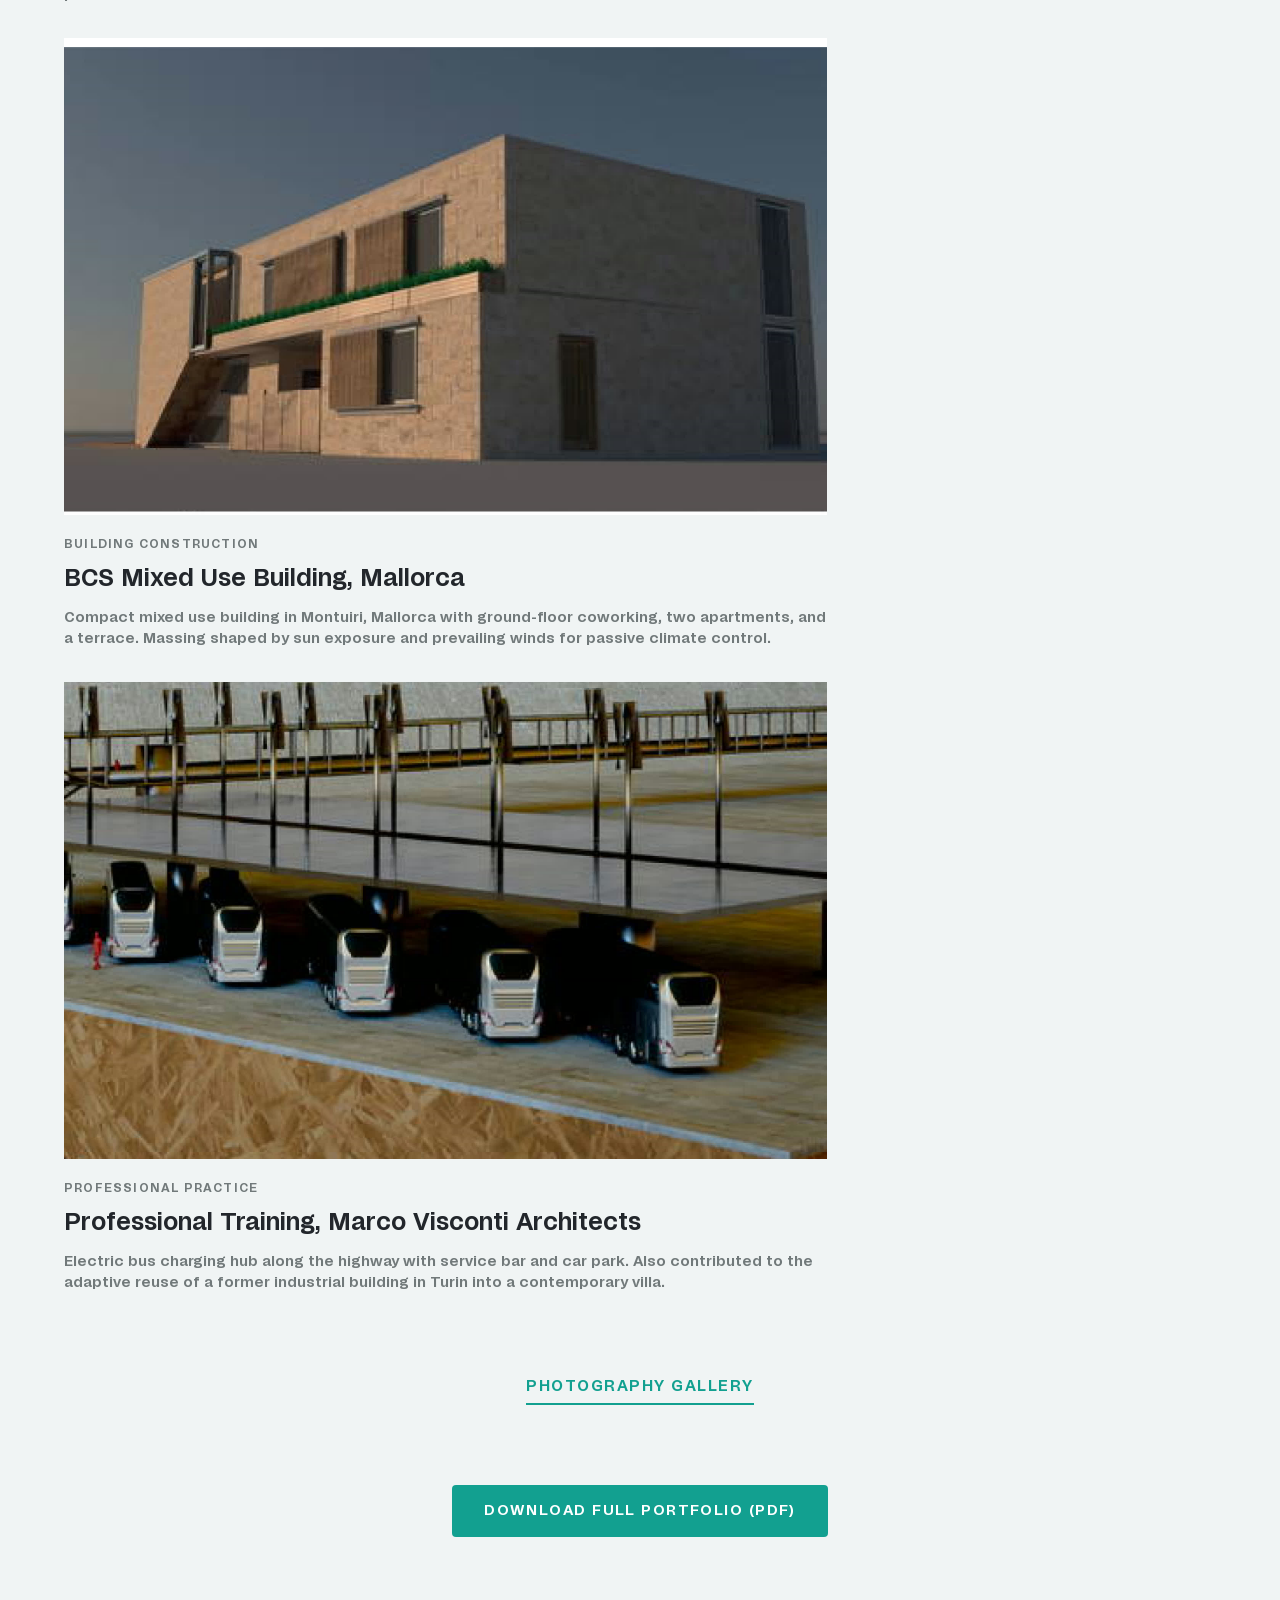
<file: projects.html>
<!DOCTYPE html>
<html lang="en">
<head>
  <meta charset="UTF-8">
  <meta name="viewport" content="width=device-width, initial-scale=1.0">
  <title>Projects by Mehmet Altuğ Altınışık</title>
  <meta name="description" content="Selected architecture projects by Mehmet Altuğ Altınışık. Urban heritage in Venaria Reale, Kiruna transformation, mixed use in Mallorca, and professional work.">
  <link rel="canonical" href="https://mehmetaltug75-art.github.io/projects.html">
  <meta property="og:title" content="Projects — Mehmet Altuğ Altınışık">
  <meta property="og:description" content="Selected architecture projects by Mehmet Altuğ Altınışık.">
  <meta property="og:type" content="website">
  <meta property="og:url" content="https://mehmetaltug75-art.github.io/projects.html">
  <meta property="og:image" content="https://mehmetaltug75-art.github.io/assets/projects/portfolio-cover.jpg">
  <meta name="twitter:card" content="summary_large_image">
  <meta name="twitter:title" content="Projects — Mehmet Altuğ Altınışık">
  <meta name="twitter:description" content="Selected architecture projects by Mehmet Altuğ Altınışık.">
  <meta name="twitter:image" content="https://mehmetaltug75-art.github.io/assets/projects/portfolio-cover.jpg">
  <link rel="icon" href="data:image/svg+xml,%3Csvg xmlns='http://www.w3.org/2000/svg' viewBox='0 0 64 64'%3E%3Crect width='64' height='64' rx='12' fill='%2312A090'/%3E%3Ctext x='32' y='42' font-family='Arial,sans-serif' font-size='26' font-weight='bold' fill='%23fff' text-anchor='middle'%3EMA%3C/text%3E%3C/svg%3E">
  <link rel="preconnect" href="https://fonts.googleapis.com">
  <link rel="preconnect" href="https://fonts.gstatic.com" crossorigin>
  <link href="https://fonts.googleapis.com/css2?family=Space+Grotesk:wght@400;500;600;700&family=Inter:wght@300;400;500&display=swap" rel="stylesheet">
  <link rel="stylesheet" href="css/style.css">
</head>
<body>

  <!-- Navigation -->
  <nav class="nav nav--scrolled" id="nav">
    <a href="index.html" class="nav__logo">MAA</a>
    <button class="nav__toggle" id="navToggle" aria-label="Toggle menu" aria-expanded="false">
      <span></span>
      <span></span>
      <span></span>
    </button>
    <ul class="nav__links" id="navLinks">
      <li><a href="about.html">About</a></li>
      <li><a href="projects.html" class="nav__link--active" aria-current="page">Portfolio</a></li>
      <li><a href="gallery.html">Gallery</a></li>
      <li><a href="contact.html">Contact</a></li>
    </ul>
  </nav>

  <main>

  <!-- Portfolio Section -->
  <section class="portfolio portfolio--page" id="portfolio">
    <div class="portfolio__container">
      <div class="portfolio__header reveal">
        <span class="section-number">01</span>
        <h2 class="section-title">Selected Work</h2>
      </div>
      <div class="portfolio__grid">

        <!-- Project 01: Venaria Reale -->
        <article class="project-card project-card--wide reveal">
          <div class="project-card__image">
            <img src="assets/projects/project-01-venaria.jpg" loading="lazy" decoding="async" alt="Architectural and Urban Legacy Design Studio">
            <div class="project-card__overlay">
              <a href="project-01.html" class="project-card__view">View Project</a>
            </div>
          </div>
          <div class="project-card__info">
            <span class="project-card__category">Urban Heritage</span>
            <h3 class="project-card__title">Architectural &amp; Urban Legacy Design Studio</h3>
            <p class="project-card__desc">Restoration, GIS mapping, and architectural design in Venaria Reale, Turin. Focused on the adaptive reuse of a former mixed use building combining a medical facility, accommodation, and adjacent car park.</p>
          </div>
        </article>

        <!-- Project 02: Kiruna -->
        <article class="project-card project-card--wide reveal">
          <div class="project-card__image">
            <img src="assets/projects/project-02-kiruna.jpg" loading="lazy" decoding="async" alt="Architecture Design Theory, Kiruna">
            <div class="project-card__overlay">
              <a href="project-02.html" class="project-card__view">View Project</a>
            </div>
          </div>
          <div class="project-card__info">
            <span class="project-card__category">Urban Transformation</span>
            <h3 class="project-card__title">Architecture Design Theory, Kiruna</h3>
            <p class="project-card__desc">Transformation of a mining town in the Arctic Circle undergoing relocation. Developed a &ldquo;social corridor&rdquo; connecting the old fire station, a cottage, and the old hospital to reactivate everyday public life.</p>
          </div>
        </article>

        <!-- Project 03: BCS Mallorca -->
        <article class="project-card project-card--wide reveal">
          <div class="project-card__image">
            <img src="assets/projects/project-03-bcs.jpg" loading="lazy" decoding="async" alt="Building Construction Studio, Mallorca">
            <div class="project-card__overlay">
              <a href="project-03.html" class="project-card__view">View Project</a>
            </div>
          </div>
          <div class="project-card__info">
            <span class="project-card__category">Building Construction</span>
            <h3 class="project-card__title">BCS Mixed Use Building, Mallorca</h3>
            <p class="project-card__desc">Compact mixed use building in Montuiri, Mallorca with ground-floor coworking, two apartments, and a terrace. Massing shaped by sun exposure and prevailing winds for passive climate control.</p>
          </div>
        </article>

        <!-- Project 04: Professional Training -->
        <article class="project-card project-card--wide reveal">
          <div class="project-card__image">
            <img src="assets/projects/project-04-training.jpg" loading="lazy" decoding="async" alt="Professional Training">
            <div class="project-card__overlay">
              <a href="project-04.html" class="project-card__view">View Project</a>
            </div>
          </div>
          <div class="project-card__info">
            <span class="project-card__category">Professional Practice</span>
            <h3 class="project-card__title">Professional Training, Marco Visconti Architects</h3>
            <p class="project-card__desc">Electric bus charging hub along the highway with service bar and car park. Also contributed to the adaptive reuse of a former industrial building in Turin into a contemporary villa.</p>
          </div>
        </article>

      </div>

      <!-- Photography Gallery -->
      <div class="portfolio__gallery-link-wrap reveal">
        <a href="gallery.html" class="portfolio__gallery-link">Photography gallery</a>
      </div>

      <!-- Download Full Portfolio -->
      <div class="cv-download reveal" style="margin-top: 3rem; text-align: center;">
        <a href="assets/portfolio-booklet.pdf" target="_blank" class="cv-download__btn">Download Full Portfolio (PDF)</a>
      </div>
    </div>
  </section>

  <!-- Contact Section -->
  <section class="contact" id="contact">
    <div class="contact__container">
      <div class="contact__header reveal">
        <span class="section-number">02</span>
        <h2 class="section-title">Get in Touch</h2>
      </div>
      <div class="contact__content">
        <p class="contact__text reveal">
          Interested in collaborating or have a project in mind?<br>
          Let's create something remarkable together.
        </p>
        <a href="mailto:mehmetaltug75@gmail.com" class="contact__email reveal">mehmetaltug75@gmail.com</a>
        <p class="contact__phone reveal">+39 389 893 9024</p>
        <p class="contact__location reveal">Osaka, Japan / Sakarya, Türkiye</p>
      </div>
    </div>
    <footer class="footer">
      <p>&copy; 2026 Mehmet Altuğ Altınışık. All rights reserved.</p>
    </footer>
  </section>

  </main>

  <script src="js/pages.js"></script>
</body>
</html>
</file>
<file: css/style.css>
@font-face {
  font-family: 'Studio 6';
  src: url('../assets/Studio6-DemiBold.ttf') format('truetype');
  font-weight: 600;
  font-style: normal;
}

/* ===========================
   CSS Custom Properties
   =========================== */
:root {
  --color-bg: #FBFCFC;
  --color-bg-alt: #F0F4F4;
  --color-text: #22262B;
  --color-text-muted: #71797A;
  --color-accent: #12A090;
  --color-accent-hover: #0E8378;
  --color-card-bg: #E7EFEE;
  --color-border: #DCE4E3;

  --color-orange: #12A090;
  --color-yellow: #12A090;
  --color-turquoise: #12A090;
  --color-green: #22262B;
  --color-purple: #71797A;

  --font-heading: 'Studio 6', 'Space Grotesk', sans-serif;
  --font-body: 'Studio 6', 'Inter', sans-serif;

  --space-xs: 0.5rem;
  --space-sm: 1rem;
  --space-md: 2rem;
  --space-lg: 4rem;
  --space-xl: 8rem;

  --nav-height: 70px;

  /* Spring-feel easings: critically damped (no overshoot) for UI,
     sheet curve for the mobile menu — enter and exit mirror each other */
  --ease-spring: cubic-bezier(0.22, 1, 0.36, 1);
  --ease-sheet: cubic-bezier(0.32, 0.72, 0, 1);
}

/* ===========================
   Reset
   =========================== */
*,
*::before,
*::after {
  margin: 0;
  padding: 0;
  box-sizing: border-box;
}

html {
  scroll-behavior: smooth;
  font-size: 16px;
}

body {
  font-family: var(--font-body);
  background-color: var(--color-bg);
  color: var(--color-text);
  line-height: 1.6;
  overflow-x: hidden;
  -webkit-font-smoothing: antialiased;
}

a {
  color: inherit;
  text-decoration: none;
}

ul {
  list-style: none;
}

img {
  max-width: 100%;
  display: block;
}

/* ===========================
   Intro Curtain
   =========================== */
.curtain {
  position: fixed;
  inset: 0;
  z-index: 9999;
  pointer-events: all;
  background: #000;
  overflow: hidden;
  transition: opacity 1s ease;
  touch-action: none;
  -webkit-overflow-scrolling: auto;
}

.curtain__video {
  position: absolute;
  top: 50%;
  left: 50%;
  transform: translate(-50%, -50%);
  min-width: 100%;
  min-height: 100%;
  width: auto;
  height: auto;
  object-fit: cover;
  pointer-events: none;
}

.curtain--open {
  pointer-events: none;
  opacity: 0;
}

/* Scroll hint arrow */
.curtain__hint {
  position: absolute;
  bottom: 40px;
  left: 50%;
  transform: translateX(-50%);
  z-index: 10001;
  animation: hintFadeIn 1.5s ease 0.5s both;
}

.curtain__hint-arrow {
  display: flex;
  flex-direction: column;
  align-items: center;
  gap: 4px;
  animation: hintBounce 1.5s ease-in-out infinite;
}

.curtain__hint-arrow span {
  display: block;
  width: 10px;
  height: 10px;
  border-right: 2px solid var(--color-accent);
  border-bottom: 2px solid var(--color-accent);
  transform: rotate(-135deg);
  opacity: 0.85;
}

.curtain__hint-arrow span:first-child {
  opacity: 0.3;
}

@keyframes hintBounce {
  0%, 100% { transform: translateY(0); }
  50% { transform: translateY(-6px); }
}

@keyframes hintFadeIn {
  from { opacity: 0; }
  to { opacity: 1; }
}

/* Lock body while curtain is active */
body.curtain-active {
  overflow: hidden;
  touch-action: none;
  position: fixed;
  top: 0;
  left: 0;
  width: 100%;
  height: 100%;
}

/* Lock body on hero screen */
body.hero-locked {
  overflow: hidden;
}

/* Music toggle button */
.music-toggle {
  position: fixed;
  bottom: 20px;
  right: 20px;
  z-index: 99999;
  background: rgba(0, 0, 0, 0.6);
  border: 1px solid rgba(255, 255, 255, 0.35);
  color: #ffffff;
  width: 48px;
  height: 48px;
  border-radius: 50%;
  cursor: pointer;
  display: flex;
  align-items: center;
  justify-content: center;
  transition: background 0.3s, transform 0.3s;
  backdrop-filter: blur(8px);
}

.music-toggle:hover {
  background: rgba(0, 0, 0, 0.8);
  transform: scale(1.1);
}

/* Instant press feedback — respond on pointer-down, not release */
.music-toggle:active {
  transform: scale(0.92);
  transition-duration: 0.1s;
}

.music-toggle.playing {
  border-color: rgba(255, 255, 255, 0.8);
  box-shadow: 0 0 12px rgba(255, 255, 255, 0.3);
}

/* Hide nav while curtain is showing */
body.curtain-active .nav {
  opacity: 0;
  pointer-events: none;
}

.nav {
  transition: background-color 0.3s ease, box-shadow 0.3s ease, opacity 0.6s ease 0.8s;
}

/* ===========================
   Shared / Utility
   =========================== */
.section-number {
  font-family: var(--font-heading);
  font-size: clamp(0.875rem, 1vw, 1rem);
  color: var(--color-turquoise);
  letter-spacing: 0.1em;
  text-transform: uppercase;
  display: block;
  margin-bottom: var(--space-xs);
}

.section-title {
  font-family: var(--font-heading);
  font-size: clamp(2.5rem, 6vw, 5rem);
  font-weight: 700;
  line-height: 1.1;
  letter-spacing: -0.02em;
}

/* Scroll Reveal */
.reveal {
  opacity: 0;
  transform: translateY(24px);
  transition: opacity 0.6s var(--ease-spring), transform 0.6s var(--ease-spring);
  will-change: transform, opacity;
}

.reveal--visible {
  opacity: 1;
  transform: translateY(0);
}

/* stagger children */
.reveal:nth-child(2) { transition-delay: 0.1s; }
.reveal:nth-child(3) { transition-delay: 0.2s; }
.reveal:nth-child(4) { transition-delay: 0.3s; }

/* ===========================
   Navigation
   =========================== */
.nav {
  position: fixed;
  top: 0;
  left: 0;
  width: 100%;
  height: var(--nav-height);
  display: flex;
  align-items: center;
  justify-content: space-between;
  padding: 0 var(--space-md);
  z-index: 1000;
  background: transparent;
  transition: background-color 0.3s ease, box-shadow 0.3s ease;
}

.nav--scrolled {
  /* Translucent material: content scrolls underneath, blur + saturation
     make it read as glass rather than a faded white bar */
  background-color: rgba(255, 255, 255, 0.72);
  -webkit-backdrop-filter: blur(20px) saturate(180%);
  backdrop-filter: blur(20px) saturate(180%);
  box-shadow: 0 1px 0 var(--color-border);
}

.nav__logo {
  font-family: var(--font-heading);
  font-size: 1.25rem;
  font-weight: 700;
  color: var(--color-accent);
  letter-spacing: 0.05em;
}

.nav__links {
  display: flex;
  gap: var(--space-md);
}

.nav__links a {
  font-family: var(--font-heading);
  font-size: 0.875rem;
  font-weight: 500;
  letter-spacing: 0.05em;
  text-transform: uppercase;
  color: var(--color-text-muted);
  transition: color 0.3s ease;
  position: relative;
}

.nav__links a::after {
  content: '';
  position: absolute;
  bottom: -4px;
  left: 0;
  width: 0;
  height: 2px;
  background: var(--color-accent);
  transition: width 0.3s ease;
}

.nav__links a:hover {
  color: var(--color-text);
}

.nav__links a:hover::after {
  width: 100%;
}

/* Active nav link */
.nav__link--active {
  color: var(--color-text) !important;
}

.nav__link--active::after {
  width: 100% !important;
}

/* Hamburger */
.nav__toggle {
  display: none;
  flex-direction: column;
  gap: 5px;
  background: none;
  border: none;
  cursor: pointer;
  padding: 4px;
  z-index: 1001;
}

.nav__toggle span {
  display: block;
  width: 24px;
  height: 2px;
  background: var(--color-green);
  transition: transform 0.3s ease, opacity 0.3s ease;
}

.nav__toggle--active span:nth-child(1) {
  transform: translateY(7px) rotate(45deg);
}

.nav__toggle--active span:nth-child(2) {
  opacity: 0;
}

.nav__toggle--active span:nth-child(3) {
  transform: translateY(-7px) rotate(-45deg);
}

/* ===========================
   Hero Section
   =========================== */
.hero {
  position: relative;
  height: 100vh;
  display: flex;
  flex-direction: column;
  align-items: flex-start;
  justify-content: flex-end;
  padding: var(--space-xl) var(--space-lg);
  overflow: hidden;
}

/* Character container — fullscreen behind everything */
.hero__character {
  position: absolute;
  inset: 0;
  opacity: 0;
  transition: opacity 1s ease 0.8s;
  will-change: opacity;
}

.hero--revealed .hero__character {
  opacity: 1;
}

/* ─── Video ─── */
.hero__video-wrap {
  position: absolute;
  inset: 0;
  overflow: hidden;
}

.hero__video {
  width: 100%;
  height: 100%;
  object-fit: cover;
  display: block;
}

/* ─── Orb Hotspots ─── */
.hero__orb {
  position: absolute;
  display: flex;
  align-items: center;
  justify-content: center;
  cursor: pointer;
  text-decoration: none;
  width: auto;
  aspect-ratio: auto;
  border-radius: 999px;
  transform: translate(-50%, -50%);
  transition: transform 0.3s ease;
}

.hero__orb--left {
  left: 64%;
  top: 55%;
}

.hero__orb--right {
  left: 86%;
  top: 55%;
}

.hero__orb:hover {
  transform: translate(-50%, -50%) scale(1.05);
}

.hero__orb:active {
  transform: translate(-50%, -50%) scale(0.97);
  transition-duration: 0.1s;
}

/* Visible pill button — no ring */
.hero__orb-ring {
  display: none;
}

.hero__orb-label {
  position: static;
  transform: none;
  white-space: nowrap;
  font-family: var(--font-heading);
  font-size: 0.8rem;
  letter-spacing: 0.05em;
  text-transform: none;
  color: #ffffff;
  opacity: 1;
  text-shadow: 0 1px 4px rgba(0, 0, 0, 0.45);
  background: rgba(255, 255, 255, 0.12);
  border: 1px solid rgba(255, 255, 255, 0.45);
  border-radius: 999px;
  padding: 0.75rem 1.5rem;
  -webkit-backdrop-filter: blur(8px);
  backdrop-filter: blur(8px);
  transition: background-color 0.3s ease, transform 0.3s ease, border-color 0.3s ease;
}

.hero__orb:hover .hero__orb-label {
  background: var(--color-accent);
  border-color: var(--color-accent);
  transform: scale(1.05);
}

/* ─── Name below character ─── */
.hero__name {
  text-align: left;
  z-index: 2;
  position: relative;
  opacity: 0;
  transform: translateY(30px);
  transition: opacity 1s ease 1.2s, transform 1s ease 1.2s;
  will-change: transform, opacity;
}

.hero--revealed .hero__name {
  opacity: 1;
  transform: translateY(0);
}

.hero__title {
  font-family: var(--font-heading);
  font-size: clamp(2rem, 6vw, 5rem);
  font-weight: 700;
  line-height: 0.95;
  letter-spacing: -0.03em;
  margin-bottom: var(--space-xs);
  color: #ffffff;
}

.hero__title-line {
  display: block;
}

.hero__title-line--accent {
  color: var(--color-orange);
  font-style: italic;
}

.hero__subtitle {
  font-family: var(--font-body);
  font-size: clamp(0.875rem, 1.5vw, 1.25rem);
  font-weight: 300;
  color: #ffffff;
  letter-spacing: 0.2em;
  text-transform: uppercase;
  margin-top: var(--space-xs);
}


/* ===========================
   About Section
   =========================== */
.about {
  padding: var(--space-xl) var(--space-md);
  position: relative;
  content-visibility: auto;
  contain-intrinsic-size: auto 500px;
}

.about--page {
  padding-top: calc(var(--nav-height) + var(--space-xl));
}

.about__container {
  max-width: 1200px;
  margin: 0 auto;
}

.about__header {
  margin-bottom: var(--space-lg);
}

.about__grid {
  display: grid;
  grid-template-columns: 1fr 1.5fr;
  grid-template-rows: auto auto;
  gap: var(--space-lg);
}

.about__photo {
  grid-row: 1 / 3;
}

.about__photo-frame {
  position: relative;
  display: inline-block;
  width: 100%;
}

.about__photo-frame::before {
  content: '';
  position: absolute;
  top: 10px;
  left: 10px;
  width: 100%;
  height: 100%;
  background-color: var(--color-accent);
  z-index: -1;
}

.about__photo img {
  width: 100%;
  aspect-ratio: 3 / 4;
  object-fit: cover;
  border: none;
  display: block;
}

.about__bio {
  font-size: clamp(1rem, 1.5vw, 1.25rem);
  line-height: 1.8;
  color: var(--color-text-muted);
  margin-bottom: var(--space-sm);
}

.about__bio:last-child {
  margin-bottom: 0;
}

.about__skills-title {
  font-family: var(--font-heading);
  font-size: 0.875rem;
  letter-spacing: 0.15em;
  text-transform: uppercase;
  color: var(--color-purple);
  margin-bottom: var(--space-sm);
}

.about__skills-list {
  display: flex;
  flex-wrap: wrap;
  gap: var(--space-xs);
}

.about__skills-list li {
  padding: 0.4rem 1rem;
  border: 1px solid var(--color-border);
  font-size: 0.875rem;
  color: var(--color-text-muted);
  transition: border-color 0.3s ease, color 0.3s ease;
}

.about__skills-list li:hover {
  border-color: var(--color-turquoise);
  color: var(--color-text);
}

/* ===========================
   Portfolio Section
   =========================== */
.portfolio {
  padding: var(--space-xl) var(--space-md);
  background-color: var(--color-bg-alt);
  content-visibility: auto;
  contain-intrinsic-size: auto 500px;
}

.portfolio--page {
  padding-top: calc(var(--nav-height) + var(--space-xl));
}

.portfolio__container {
  max-width: 1400px;
  margin: 0 auto;
}

.portfolio__header {
  margin-bottom: var(--space-lg);
}

.portfolio__grid {
  display: grid;
  grid-template-columns: repeat(3, 1fr);
  gap: var(--space-sm);
}

/* Project Cards */
.project-card {
  position: relative;
}

.project-card--wide {
  grid-column: span 2;
}

.project-card__image {
  position: relative;
  overflow: hidden;
  aspect-ratio: 16 / 10;
}

.project-card__placeholder {
  width: 100%;
  height: 100%;
  background: var(--color-card-bg);
  border: 1px solid var(--color-border);
  display: flex;
  align-items: center;
  justify-content: center;
  color: var(--color-text-muted);
  font-size: 0.875rem;
  transition: transform 0.6s ease;
}

.project-card:hover .project-card__placeholder {
  transform: scale(1.05);
}

.project-card__overlay {
  position: absolute;
  inset: 0;
  background: rgba(34, 38, 43, 0.72);
  display: flex;
  align-items: center;
  justify-content: center;
  opacity: 0;
  transition: opacity 0.4s ease;
}

.project-card:hover .project-card__overlay {
  opacity: 1;
}

.project-card__view {
  font-family: var(--font-heading);
  font-size: 0.875rem;
  letter-spacing: 0.15em;
  text-transform: uppercase;
  color: var(--color-accent);
  border: 1px solid var(--color-accent);
  padding: 0.75rem 1.5rem;
  transition: background-color 0.3s ease, color 0.3s ease;
}

.project-card:hover .project-card__view {
  background-color: var(--color-accent);
  color: #ffffff;
}

.project-card__view:active {
  transform: scale(0.96);
  transition-duration: 0.1s;
}

.project-card__info {
  padding: var(--space-sm) 0;
}

.project-card__category {
  font-size: 0.75rem;
  letter-spacing: 0.1em;
  text-transform: uppercase;
  color: var(--color-purple);
}

.project-card__title {
  font-family: var(--font-heading);
  font-size: clamp(1.125rem, 2vw, 1.5rem);
  font-weight: 600;
  margin-top: 0.25rem;
}

/* ===========================
   Contact Section
   =========================== */
.contact {
  padding: var(--space-xl) var(--space-md);
  min-height: 80vh;
  display: flex;
  flex-direction: column;
  justify-content: center;
  position: relative;
  content-visibility: auto;
  contain-intrinsic-size: auto 500px;
}

.contact--page {
  padding-top: calc(var(--nav-height) + var(--space-xl));
  min-height: 100vh;
}

.contact__container {
  max-width: 900px;
  margin: auto;
  text-align: center;
}

.contact__header {
  margin-bottom: var(--space-lg);
}

.contact__text {
  font-size: clamp(1rem, 1.5vw, 1.25rem);
  color: var(--color-text-muted);
  line-height: 1.8;
  margin-bottom: var(--space-lg);
}

.contact__email {
  display: inline-block;
  font-family: var(--font-heading);
  font-size: clamp(1.5rem, 4vw, 3rem);
  font-weight: 700;
  color: var(--color-text);
  position: relative;
  transition: color 0.3s ease;
}

.contact__email::after {
  content: '';
  position: absolute;
  bottom: -4px;
  left: 0;
  width: 100%;
  height: 3px;
  background: var(--color-accent);
  transform: scaleX(0);
  transform-origin: right;
  transition: transform 0.4s ease;
}

.contact__email:hover {
  color: var(--color-accent);
}

.contact__email:hover::after {
  transform: scaleX(1);
  transform-origin: left;
}

.contact__socials {
  display: flex;
  justify-content: center;
  gap: var(--space-md);
  margin-top: var(--space-lg);
}

.contact__social-link {
  font-family: var(--font-heading);
  font-size: 0.875rem;
  letter-spacing: 0.1em;
  text-transform: uppercase;
  color: var(--color-text-muted);
  transition: color 0.3s ease;
  position: relative;
}

.contact__social-link::after {
  content: '';
  position: absolute;
  bottom: -4px;
  left: 0;
  width: 0;
  height: 1px;
  background: var(--color-turquoise);
  transition: width 0.3s ease;
}

.contact__social-link:hover {
  color: var(--color-turquoise);
}

.contact__social-link:hover::after {
  width: 100%;
}

/* Footer */
.footer {
  position: relative;
  margin-top: auto;
  padding-top: var(--space-lg);
  width: 100%;
  text-align: center;
  font-size: 0.75rem;
  color: var(--color-text-muted);
}

.footer--gallery {
  color: rgba(255, 255, 255, 0.45);
  background: #000000;
}

/* ===========================
   CV Sections (About page)
   =========================== */
.cv-section {
  padding: var(--space-xl) 0;
  content-visibility: auto;
  contain-intrinsic-size: auto 500px;
}

.cv-section--alt {
  background: var(--color-bg-alt);
}

.cv-section__container {
  max-width: 900px;
  margin: 0 auto;
  padding: 0 var(--space-md);
}

.cv-section__header {
  margin-bottom: var(--space-lg);
}

/* Timeline */
.cv-timeline {
  display: flex;
  flex-direction: column;
  gap: var(--space-md);
}

.cv-timeline__item {
  padding-left: var(--space-md);
  border-left: 2px solid var(--color-orange);
}

.cv-timeline__date {
  font-family: var(--font-heading);
  font-size: 0.8rem;
  letter-spacing: 0.15em;
  text-transform: uppercase;
  color: var(--color-orange);
}

.cv-timeline__title {
  font-family: var(--font-heading);
  font-size: 1.25rem;
  font-weight: 600;
  margin: 0.25rem 0;
  color: var(--color-text);
}

.cv-timeline__place {
  font-size: 0.9rem;
  color: var(--color-text-muted);
  margin-bottom: 0.5rem;
}

.cv-timeline__desc {
  font-size: 0.95rem;
  line-height: 1.6;
  color: var(--color-text);
}

/* Skills Grid */
.cv-skills {
  display: grid;
  grid-template-columns: repeat(3, 1fr);
  gap: var(--space-lg);
}

.cv-skills__group-title {
  font-family: var(--font-heading);
  font-size: 1rem;
  font-weight: 600;
  text-transform: uppercase;
  letter-spacing: 0.1em;
  color: var(--color-orange);
  margin-bottom: var(--space-sm);
}

/* Download Buttons */
.cv-download {
  display: flex;
  gap: var(--space-sm);
  justify-content: center;
  flex-wrap: wrap;
  padding: var(--space-md) 0;
}

.cv-download__btn {
  display: inline-block;
  padding: 0.9rem 2rem;
  font-family: var(--font-heading);
  font-size: 0.9rem;
  font-weight: 600;
  letter-spacing: 0.1em;
  text-transform: uppercase;
  text-decoration: none;
  background: var(--color-orange);
  color: #fff;
  border-radius: 4px;
  transition: background 0.3s, transform 0.3s;
}

.cv-download__btn:hover {
  background: var(--color-accent-hover);
  transform: translateY(-2px);
}

.cv-download__btn:active {
  transform: translateY(0) scale(0.97);
  transition-duration: 0.1s;
}

.cv-download__btn--outline {
  background: transparent;
  border: 2px solid var(--color-orange);
  color: var(--color-orange);
}

.cv-download__btn--outline:hover {
  background: var(--color-orange);
  color: #fff;
}

/* Contact extras */
.contact__phone,
.contact__location {
  font-family: var(--font-body);
  font-size: 1rem;
  color: var(--color-text-muted);
  margin-top: 0.5rem;
}

/* Project card images */
.project-card__image img {
  width: 100%;
  height: 100%;
  object-fit: cover;
  object-position: bottom;
  display: block;
  transition: transform 0.6s var(--ease-spring);
}

.project-card:hover .project-card__image img {
  transform: scale(1.04);
}

.project-card:active .project-card__image img {
  transform: scale(1.01);
  transition-duration: 0.1s;
}

.project-card__desc {
  font-size: 0.9rem;
  line-height: 1.5;
  color: var(--color-text-muted);
  margin-top: 0.5rem;
}

/* Photography gallery link on portfolio page */
.portfolio__gallery-link-wrap {
  text-align: center;
  margin-top: var(--space-lg);
}

.portfolio__gallery-link {
  display: inline-block;
  font-family: var(--font-heading);
  font-size: 0.95rem;
  font-weight: 600;
  letter-spacing: 0.1em;
  text-transform: uppercase;
  color: var(--color-accent);
  border-bottom: 2px solid var(--color-accent);
  padding-bottom: 4px;
  transition: color 0.3s ease, border-color 0.3s ease, transform 0.3s ease;
}

.portfolio__gallery-link:hover {
  color: var(--color-accent-hover);
  border-color: var(--color-accent-hover);
  transform: translateY(-2px);
}

.portfolio__gallery-link:active {
  transform: translateY(0);
}

/* 404 page */
.error-page {
  min-height: 100vh;
  display: flex;
  align-items: center;
  justify-content: center;
  padding: calc(var(--nav-height) + var(--space-xl)) var(--space-md) calc(var(--space-xl) + 4rem);
  text-align: center;
}

.error-page__container {
  max-width: 700px;
}

.error-page__code {
  display: block;
  font-family: var(--font-heading);
  font-size: clamp(6rem, 20vw, 12rem);
  font-weight: 700;
  line-height: 1;
  color: var(--color-accent);
  margin-bottom: var(--space-sm);
}

.error-page__title {
  font-family: var(--font-heading);
  font-size: clamp(1.5rem, 4vw, 2.5rem);
  font-weight: 600;
  margin-bottom: var(--space-xs);
  color: var(--color-text);
}

.error-page__text {
  font-size: 1rem;
  color: var(--color-text-muted);
  margin-bottom: var(--space-lg);
}

.error-page__actions {
  display: flex;
  justify-content: center;
  gap: var(--space-sm);
  flex-wrap: wrap;
}

/* Individual project view pages */
.project-view {
  max-width: 1200px;
  margin: 0 auto;
  padding: calc(var(--nav-height) + var(--space-xl)) var(--space-md) var(--space-xl);
}

.project-view__back {
  display: inline-block;
  font-family: var(--font-heading);
  font-size: 0.85rem;
  font-weight: 500;
  letter-spacing: 0.1em;
  text-transform: uppercase;
  color: var(--color-accent);
  margin-bottom: var(--space-md);
  transition: color 0.3s ease;
}

.project-view__back:hover {
  color: var(--color-accent-hover);
}

.project-view__title {
  font-family: var(--font-heading);
  font-size: clamp(1.75rem, 4vw, 2.5rem);
  font-weight: 700;
  line-height: 1.1;
  margin-bottom: var(--space-xs);
  color: var(--color-text);
}

.project-view__meta {
  font-size: 0.95rem;
  color: var(--color-text-muted);
  margin-bottom: var(--space-lg);
}

.project-view__page {
  width: 100%;
  height: auto;
  display: block;
  margin-bottom: var(--space-md);
  box-shadow: 0 4px 20px rgba(0, 0, 0, 0.08);
  background: var(--color-bg);
}

/* ===========================
   Responsive — Tablet
   =========================== */
@media (max-width: 768px) {
  .nav__toggle {
    display: flex;
  }

  .nav__links {
    position: fixed;
    top: 0;
    right: 0;
    width: 100%;
    height: 100vh;
    background: rgba(255, 255, 255, 0.98);
    flex-direction: column;
    align-items: center;
    justify-content: center;
    gap: var(--space-lg);
    transform: translateX(100%);
    /* Sheet-style spring curve; same path in and out (spatial consistency) */
    transition: transform 0.45s var(--ease-sheet);
  }

  .nav__links--open {
    transform: translateX(0);
  }

  .nav__links a {
    font-size: 1.5rem;
  }

  .hero {
    /* Concrete texture background */
    background-color: #8a8a82;
    background-image:
      /* Coarse grain */
      repeating-linear-gradient(
        0deg,
        transparent,
        transparent 2px,
        rgba(0,0,0,0.03) 2px,
        rgba(0,0,0,0.03) 4px
      ),
      repeating-linear-gradient(
        90deg,
        transparent,
        transparent 2px,
        rgba(0,0,0,0.02) 2px,
        rgba(0,0,0,0.02) 4px
      ),
      /* Subtle splotches */
      radial-gradient(ellipse at 20% 15%, rgba(0,0,0,0.08) 0%, transparent 50%),
      radial-gradient(ellipse at 75% 80%, rgba(0,0,0,0.06) 0%, transparent 40%),
      radial-gradient(ellipse at 50% 50%, rgba(255,255,255,0.04) 0%, transparent 60%),
      radial-gradient(ellipse at 10% 90%, rgba(0,0,0,0.05) 0%, transparent 35%),
      radial-gradient(ellipse at 85% 20%, rgba(0,0,0,0.04) 0%, transparent 45%),
      /* Base variation */
      linear-gradient(180deg, #929289 0%, #7d7d75 40%, #8a8a82 70%, #7a7a72 100%);
    justify-content: flex-end;
    align-items: center;
    padding: 0 0 var(--space-md) 0;
    position: relative;
  }

  .hero::before {
    content: '';
    position: absolute;
    inset: 0;
    /* Fine noise texture overlay */
    background-image:
      repeating-linear-gradient(
        45deg,
        transparent,
        transparent 1px,
        rgba(0,0,0,0.015) 1px,
        rgba(0,0,0,0.015) 2px
      ),
      repeating-linear-gradient(
        -45deg,
        transparent,
        transparent 1px,
        rgba(255,255,255,0.01) 1px,
        rgba(255,255,255,0.01) 2px
      );
    z-index: 0;
    pointer-events: none;
  }

  /* Video fills most of viewport, zoomed in on character */
  .hero__character {
    position: absolute;
    top: 2%;
    left: 0;
    right: 0;
    bottom: auto; /* Override desktop inset:0 which sets bottom:0 */
    width: 100%;
    height: 80%;
    z-index: 1;
  }

  .hero__video-wrap {
    position: absolute;
    inset: 0;
    z-index: 1;
    overflow: hidden;
  }

  .hero__video {
    width: 100%;
    height: 100%;
    object-fit: cover;
    /* Character is far right in the 16:9 frame */
    object-position: 80% center;
  }

  /* Name overlays at bottom */
  .hero__name {
    position: relative;
    z-index: 2;
    text-align: left;
    padding: 0 var(--space-sm);
  }

  /* Mobile: no rings — stationary pill buttons resting on the character's hands */
  .hero__orb {
    width: auto;
    aspect-ratio: auto;
  }

  .hero__orb--left {
    left: 36.5%;
    top: 52.6%;
  }

  .hero__orb--right {
    left: 86%;
    top: 54%;
  }

  .hero__orb-ring {
    display: none;
  }

  .hero__orb-label {
    position: static;
    transform: none;
    opacity: 1;
    font-size: 0.7rem;
    letter-spacing: 0.12em;
    color: #ffffff;
    background: rgba(18, 160, 144, 0.88);
    border: 1px solid rgba(255, 255, 255, 0.5);
    border-radius: 999px;
    padding: 0.55rem 0.9rem;
    -webkit-backdrop-filter: blur(8px);
    backdrop-filter: blur(8px);
    text-shadow: none;
    white-space: nowrap;
  }

  .about__grid {
    grid-template-columns: 1fr;
  }

  .about__photo {
    grid-row: auto;
    max-width: 300px;
  }

  .portfolio__grid {
    grid-template-columns: 1fr;
  }

  .project-card--wide {
    grid-column: span 1;
  }

  .cv-skills {
    grid-template-columns: 1fr;
    gap: var(--space-md);
  }

  .cv-download {
    flex-direction: column;
    align-items: center;
  }
}

/* ===========================
   Responsive — Large Screens
   =========================== */
@media (min-width: 1200px) {
  .nav {
    padding: 0 var(--space-lg);
  }

  .about {
    padding: var(--space-xl) var(--space-lg);
  }

  .portfolio {
    padding: var(--space-xl) var(--space-lg);
  }
}

/* ===========================
   Reduced Motion
   Cross-fades instead of slides; no loops, no springs
   =========================== */
@media (prefers-reduced-motion: reduce) {
  html {
    scroll-behavior: auto;
  }

  .reveal {
    transform: none;
    transition: opacity 0.2s ease;
  }

  .curtain__hint-arrow {
    animation: none;
  }

  .curtain {
    transition: opacity 0.2s ease;
  }

  .hero__character,
  .hero__name {
    transition: opacity 0.3s ease;
    transform: none;
  }

  .nav__links {
    transition: none;
  }

  .music-toggle,
  .hero__orb,
  .cv-download__btn,
  .project-card__image img {
    transition: none;
  }

  .music-toggle:hover,
  .cv-download__btn:hover,
  .project-card:hover .project-card__image img {
    transform: none;
  }

  /* Orbs are positioned by their transform — keep it, just drop the scaling */
  .hero__orb:hover,
  .hero__orb:active {
    transform: translate(-50%, -50%);
  }

  /* Gallery: keep scatter rotation, drop scale/shadow transitions */
  .scatter-gallery__photo,
  .scatter-gallery__photo:hover,
  .scatter-gallery__photo:focus-visible {
    transition: none;
    transform: translate(-50%, -50%) rotate(var(--r));
    box-shadow: 0 4px 18px rgba(0, 0, 0, 0.55);
  }
}

/* ===========================
   Reduced Transparency
   =========================== */
@media (prefers-reduced-transparency: reduce) {
  .nav--scrolled {
    background-color: #ffffff;
    -webkit-backdrop-filter: none;
    backdrop-filter: none;
  }

  .music-toggle {
    background: rgba(0, 0, 0, 0.9);
    backdrop-filter: none;
  }
}

/* ===========================
   Photography Gallery Page
   =========================== */

body.gallery-page {
  background-color: #000000;
  background-image: radial-gradient(circle, rgba(204, 204, 204, 0.28) 2px, transparent 2px);
  background-size: 65px 65px;
  background-attachment: fixed;
  color: #ffffff;
  min-height: 100vh;
  margin: 0;
  overflow-x: hidden;
}

.scatter-gallery {
  position: relative;
  width: 100%;
  min-height: 260vh;
  background: transparent;
  padding: calc(var(--nav-height) + 4vh) 0 4vh;
}

/* Photo "prints" */
.scatter-gallery__photo {
  position: absolute;
  left: var(--x);
  top: var(--y);
  width: var(--w);
  z-index: var(--z);
  padding: 0;
  margin: 0;
  border: none;
  background: none;
  cursor: pointer;
  transform: translate(-50%, -50%) rotate(var(--r));
  transform-origin: center center;
  transition: transform 0.3s ease, box-shadow 0.3s ease, z-index 0s 0.3s;
  box-shadow: 0 4px 18px rgba(0, 0, 0, 0.55);
  line-height: 0;
}

.scatter-gallery__photo img {
  width: 100%;
  height: auto;
  display: block;
  pointer-events: none;
}

.scatter-gallery__photo:hover,
.scatter-gallery__photo:focus-visible {
  transform: translate(-50%, -50%) scale(1.1) rotate(0deg);
  z-index: 100;
  box-shadow: 0 18px 50px rgba(0, 0, 0, 0.8);
  transition: transform 0.3s ease, box-shadow 0.3s ease, z-index 0s;
  outline: none;
}

/* Lightbox */
.lightbox {
  position: fixed;
  inset: 0;
  z-index: 10000;
  background: rgba(0, 0, 0, 0.96);
  display: flex;
  align-items: center;
  justify-content: center;
  opacity: 0;
  visibility: hidden;
  transition: opacity 0.3s ease, visibility 0.3s ease;
}

.lightbox[hidden] {
  display: none;
}

.lightbox.is-active {
  opacity: 1;
  visibility: visible;
}

.lightbox__stage {
  width: 100%;
  height: 100%;
  display: flex;
  align-items: center;
  justify-content: center;
  padding: 60px;
}

.lightbox__stage img {
  max-width: 100%;
  max-height: 100%;
  width: auto;
  height: auto;
  object-fit: contain;
  display: block;
  box-shadow: 0 20px 60px rgba(0, 0, 0, 0.6);
}

.lightbox__close,
.lightbox__nav {
  position: absolute;
  background: rgba(255, 255, 255, 0.1);
  border: 1px solid rgba(255, 255, 255, 0.25);
  color: #ffffff;
  cursor: pointer;
  display: flex;
  align-items: center;
  justify-content: center;
  transition: background 0.2s ease, transform 0.2s ease;
  z-index: 10001;
  backdrop-filter: blur(6px);
}

.lightbox__close:hover,
.lightbox__nav:hover {
  background: rgba(255, 255, 255, 0.2);
}

.lightbox__close:active {
  transform: scale(0.94);
}

.lightbox__nav:active {
  transform: translateY(-50%) scale(0.94);
}

.lightbox__close {
  top: 20px;
  right: 20px;
  width: 44px;
  height: 44px;
  border-radius: 50%;
  font-size: 28px;
  line-height: 1;
}

.lightbox__nav {
  top: 50%;
  transform: translateY(-50%);
  width: 52px;
  height: 52px;
  border-radius: 50%;
  font-size: 36px;
  padding-bottom: 6px;
}

.lightbox__nav--prev {
  left: 20px;
}

.lightbox__nav--next {
  right: 20px;
}

/* ===========================
   Gallery — Mobile
   =========================== */
@media (max-width: 768px) {
  .scatter-gallery {
    display: flex;
    flex-direction: column;
    align-items: center;
    gap: 12px;
    min-height: auto;
    padding: calc(var(--nav-height) + 16px) 16px 24px;
  }

  .scatter-gallery__photo {
    position: relative;
    left: auto;
    top: auto;
    width: min(92vw, 520px);
    transform: none;
    z-index: 1;
  }

  .scatter-gallery__photo:hover,
  .scatter-gallery__photo:focus-visible {
    transform: scale(1.04);
    z-index: 2;
  }

  .lightbox__stage {
    padding: 16px;
  }

  .lightbox__nav {
    display: none;
  }
}
</file>
